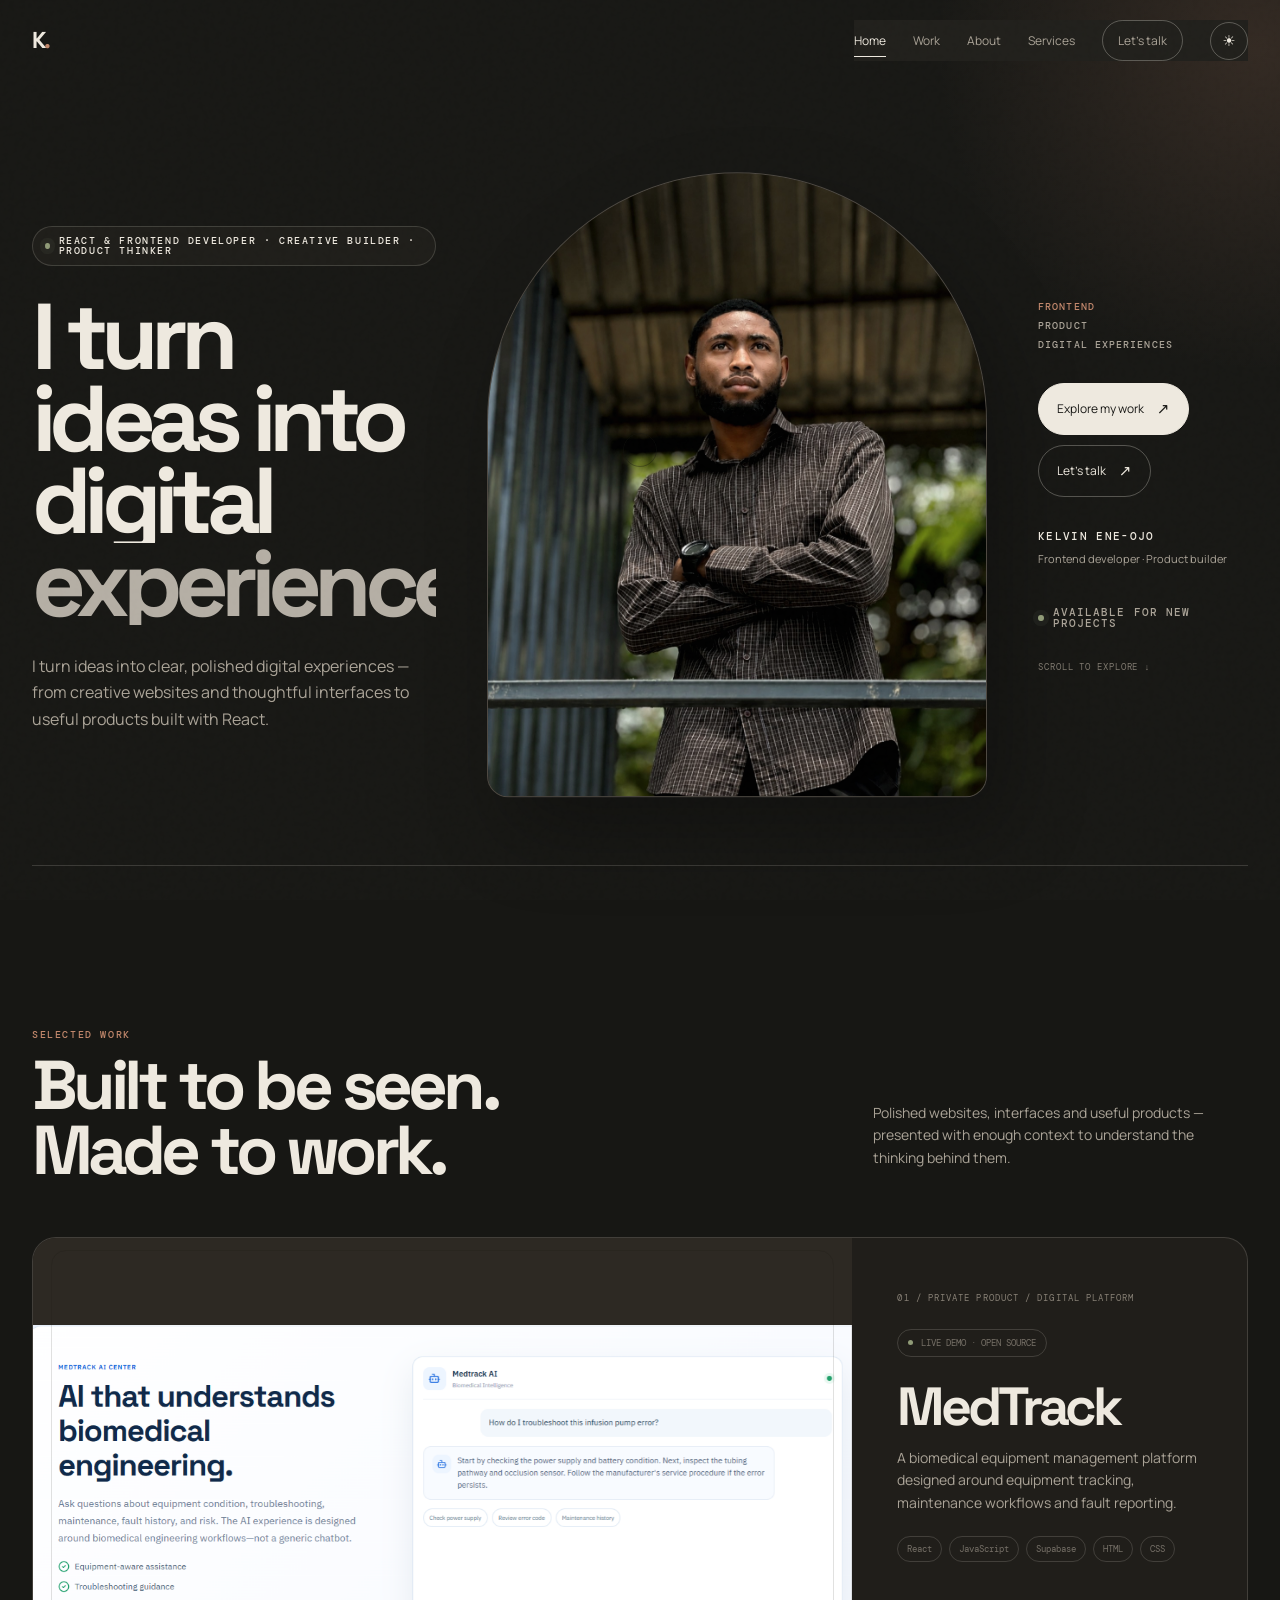
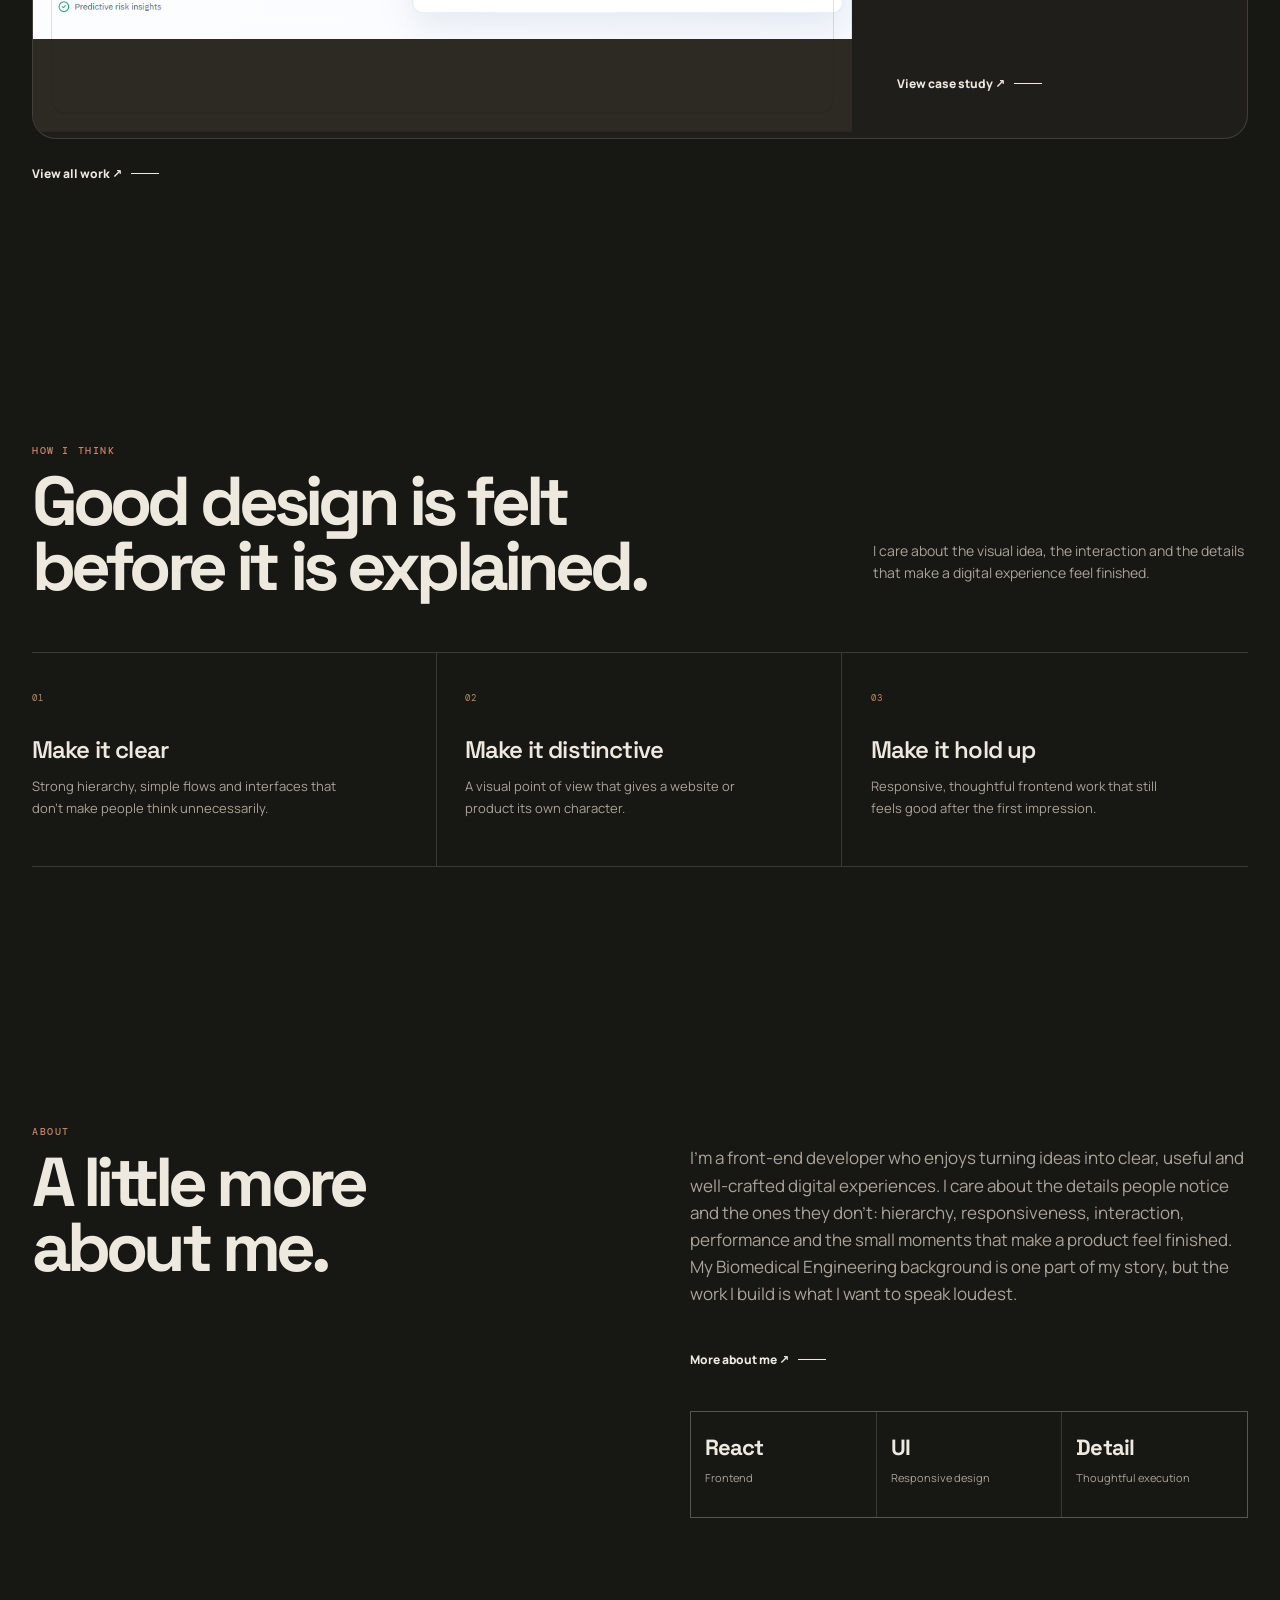
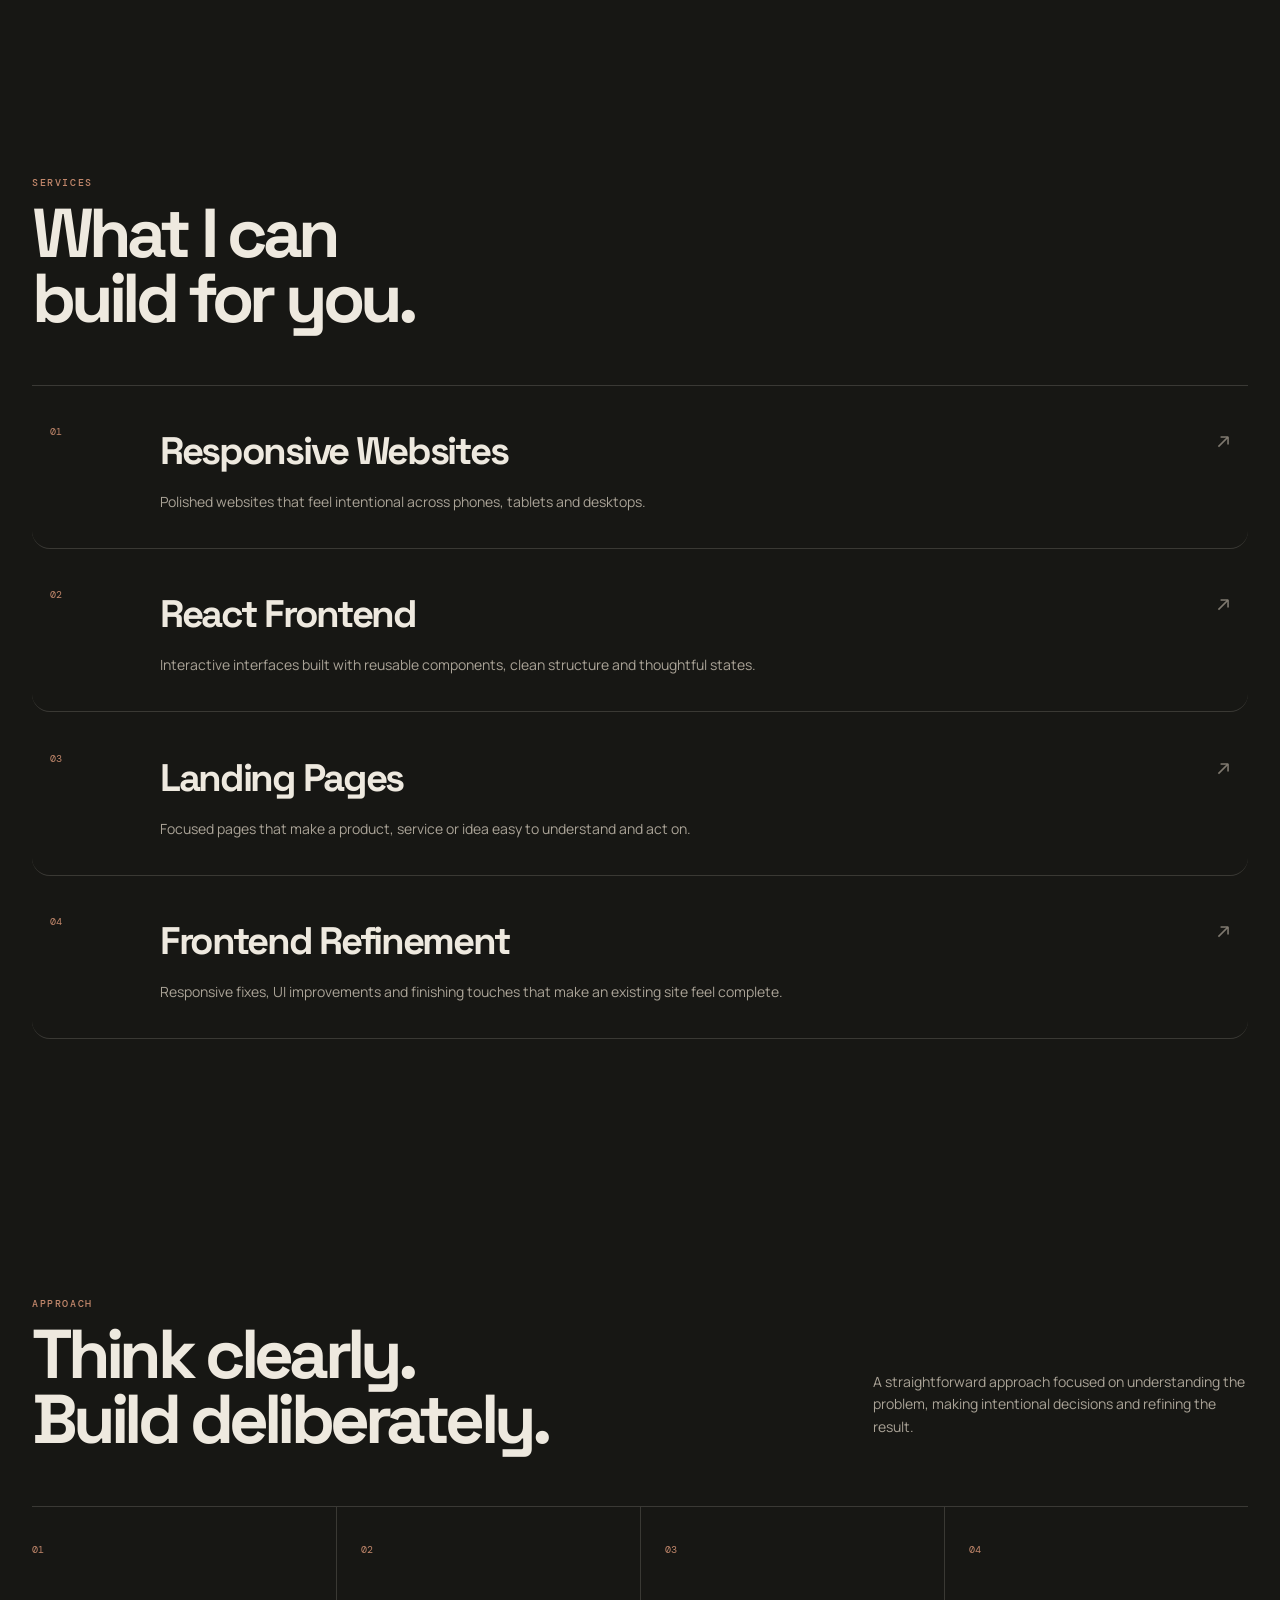
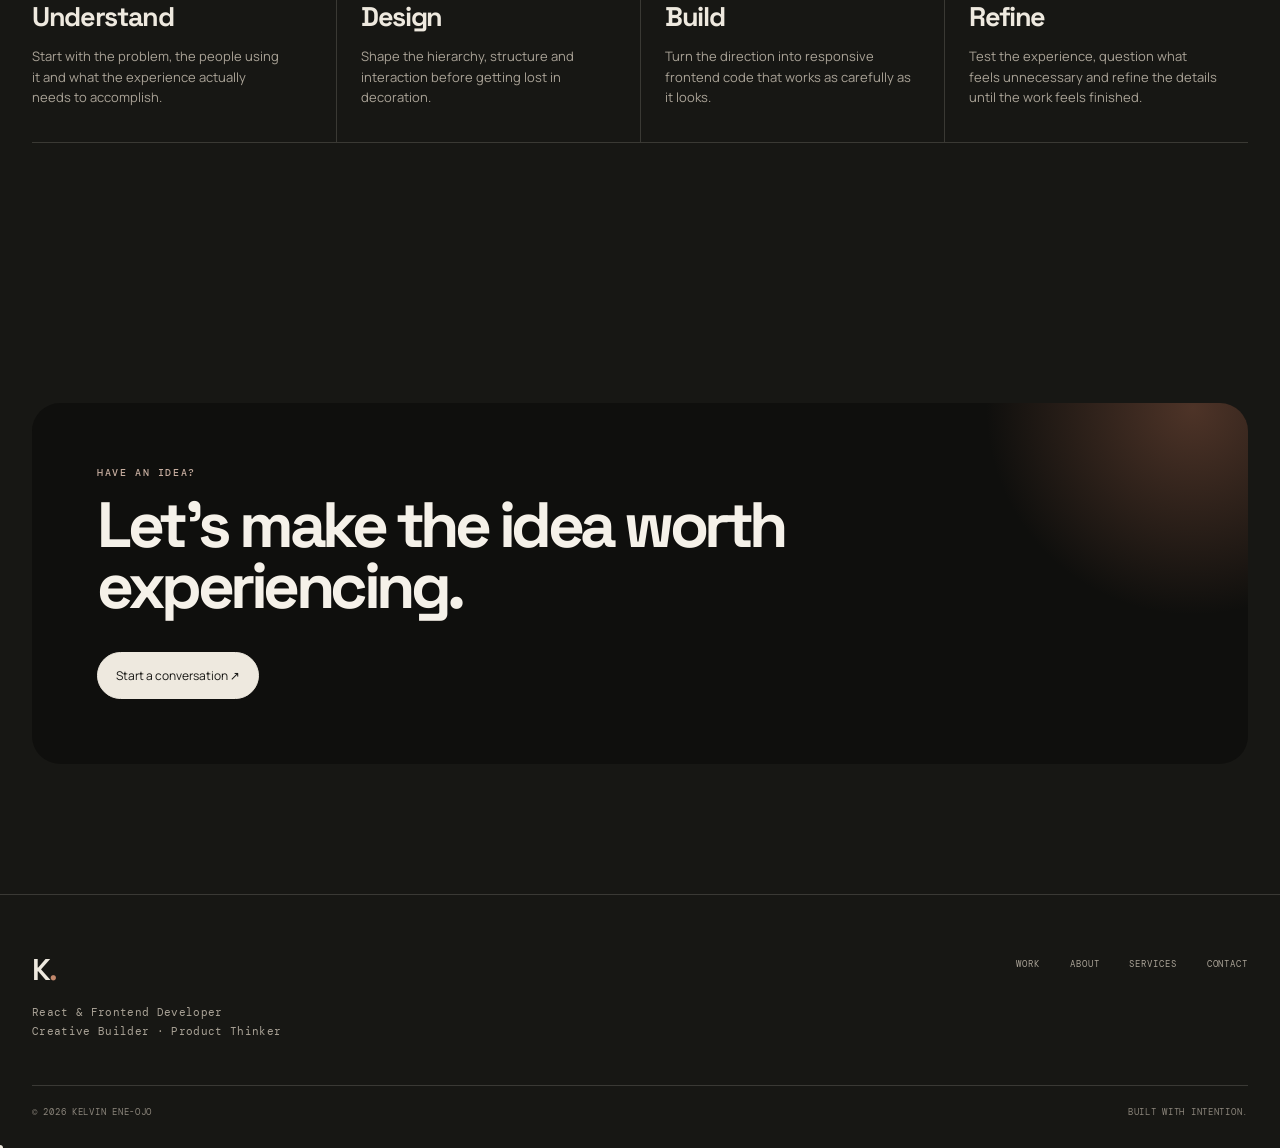
<file: index.html>
<!doctype html>
<html lang="en"><head>
<meta charset="utf-8"><meta name="theme-color" content="#eee9df"><meta name="viewport" content="width=device-width,initial-scale=1">
<title>Home — Kelvin Ene-ojo</title><meta name="description" content="Kelvin Ene-ojo — React and Front-End Developer.">
<link rel="stylesheet" href="./css/style.css?v=9">
<script>(function(){try{const t=localStorage.getItem('kelvinTheme')||'dark';document.documentElement.dataset.theme=t}catch(e){}})();</script></head><div id="page-transition"></div><body data-page="home">
<div id="preloader" class="preloader"><span class="preloader-text">K.</span></div>
<div id="site-nav"></div><main>
<section class="hero container">
  <div class="hero-copy">
    <div class="hero-kicker"><span class="status-dot"></span><span id="hero-role"></span></div>
    <h1 class="display"><span class="kinetic-mask"><span class="kinetic-line">I turn ideas into</span></span><span class="kinetic-mask"><span class="kinetic-line">digital</span></span><span class="kinetic-mask"><em class="kinetic-line">experiences.</em></span></h1>
    <p class="lead" id="hero-bio"></p>
  </div>
  <div class="hero-photo" data-parallax="0.08">
    <div class="photo-frame"><img id="hero-photo" src="./assets/profile.png" alt="Kelvin Ene-ojo"></div>
    
  </div>
  <div class="hero-side">
    <div class="hero-side-meta"><span>Frontend</span><span>Product</span><span>Digital experiences</span></div>
    <div class="hero-actions"><a class="button primary magnetic" href="work.html">Explore my work <span>↗</span></a><a class="button magnetic" href="contact.html">Let's talk <span>↗</span></a></div>
    <div class="hero-proof"><strong>Kelvin Ene-ojo</strong><small>Frontend developer · Product builder</small></div>
    <div class="availability-badge"><span class="status-dot"></span><span id="hero-availability"></span></div>
    <span class="hero-scroll">Scroll to explore ↓</span>
  </div>
</section>
<section class="section container work-intro">
  <div class="section-head"><div><div class="eyebrow">Selected work</div><h2 class="section-title">Built to be seen.<br>Made to work.</h2></div><p class="section-note">Polished websites, interfaces and useful products — presented with enough context to understand the thinking behind them.</p></div>
  <div class="projects" id="featured-projects"></div>
  <a class="text-link" href="work.html">View all work ↗</a>
</section>
<section class="section container principles-section">
  <div class="section-head"><div><div class="eyebrow">How I think</div><h2 class="section-title">Good design is felt<br>before it is explained.</h2></div><p class="section-note">I care about the visual idea, the interaction and the details that make a digital experience feel finished.</p></div>
  <div class="principles-grid">
    <div class="principle"><span>01</span><h3>Make it clear</h3><p>Strong hierarchy, simple flows and interfaces that don't make people think unnecessarily.</p></div>
    <div class="principle"><span>02</span><h3>Make it distinctive</h3><p>A visual point of view that gives a website or product its own character.</p></div>
    <div class="principle"><span>03</span><h3>Make it hold up</h3><p>Responsive, thoughtful frontend work that still feels good after the first impression.</p></div>
  </div>
</section>
<section class="section container about-section">
  <div class="grid-2">
    <div><div class="eyebrow">About</div><h2 class="section-title">A little more<br>about me.</h2></div>
    <div class="about-copy"><p id="about-preview"></p><a class="text-link" href="about.html">More about me ↗</a><div class="stat-row"><div class="stat"><strong>React</strong><span>Frontend</span></div><div class="stat"><strong>UI</strong><span>Responsive design</span></div><div class="stat"><strong>Detail</strong><span>Thoughtful execution</span></div></div></div>
  </div>
</section>
<section class="section container services-section">
  <div class="section-head"><div><div class="eyebrow">Services</div><h2 class="section-title">What I can<br>build for you.</h2></div></div>
  <div class="services" id="services-preview"></div>
</section>
<section class="section container process-section">
  <div class="section-head"><div><div class="eyebrow">Approach</div><h2 class="section-title">Think clearly.<br>Build deliberately.</h2></div><p class="section-note">A straightforward approach focused on understanding the problem, making intentional decisions and refining the result.</p></div>
  <div class="process-grid">
    <div class="process-step"><span>01</span><h3>Understand</h3><p>Start with the problem, the people using it and what the experience actually needs to accomplish.</p></div>
    <div class="process-step"><span>02</span><h3>Design</h3><p>Shape the hierarchy, structure and interaction before getting lost in decoration.</p></div>
    <div class="process-step"><span>03</span><h3>Build</h3><p>Turn the direction into responsive frontend code that works as carefully as it looks.</p></div>
    <div class="process-step"><span>04</span><h3>Refine</h3><p>Test the experience, question what feels unnecessary and refine the details until the work feels finished.</p></div>
  </div>
</section>
<section class="section container"><div class="cta"><div class="eyebrow">Have an idea?</div><h2>Let's make the idea worth experiencing.</h2><a class="button primary" href="contact.html">Start a conversation ↗</a></div></section>
</main><div id="site-footer"></div>
<script src="./js/content.js"></script><script src="./js/app.js"></script>
</body></html>
</file>
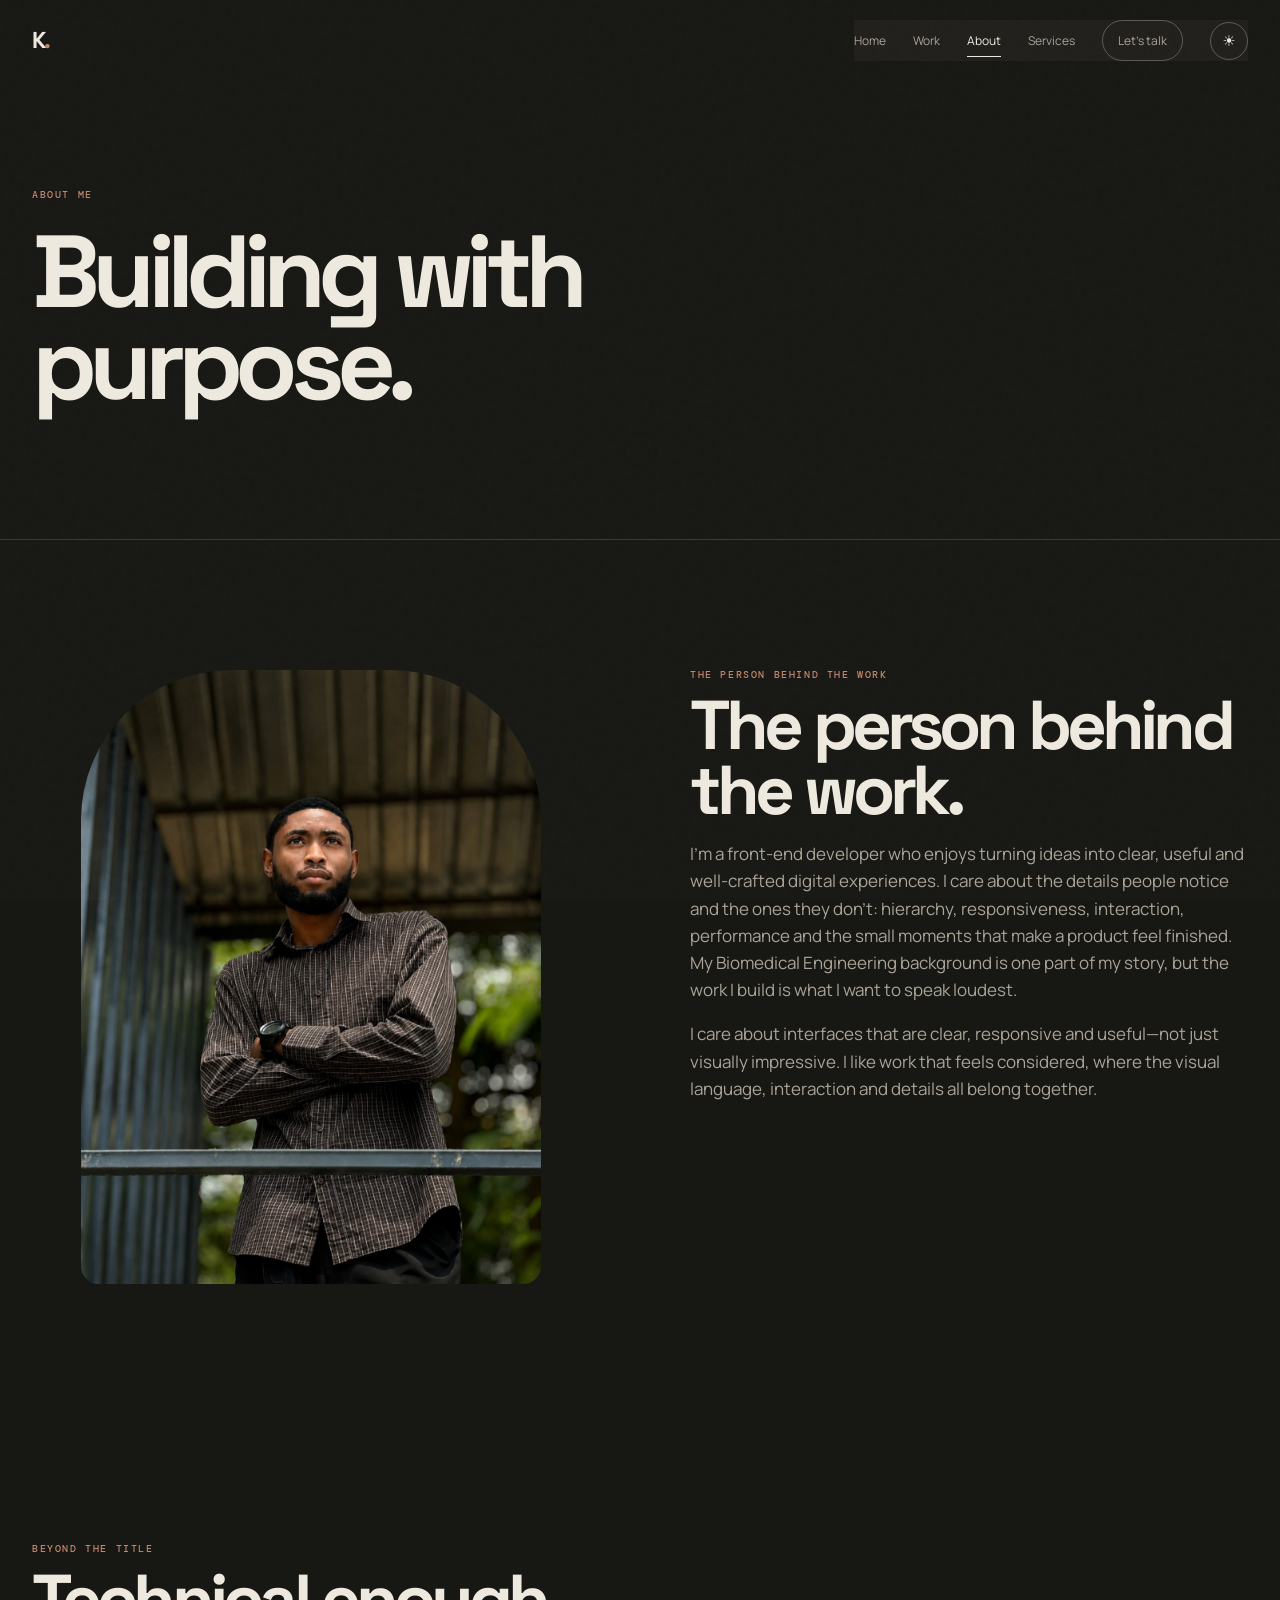
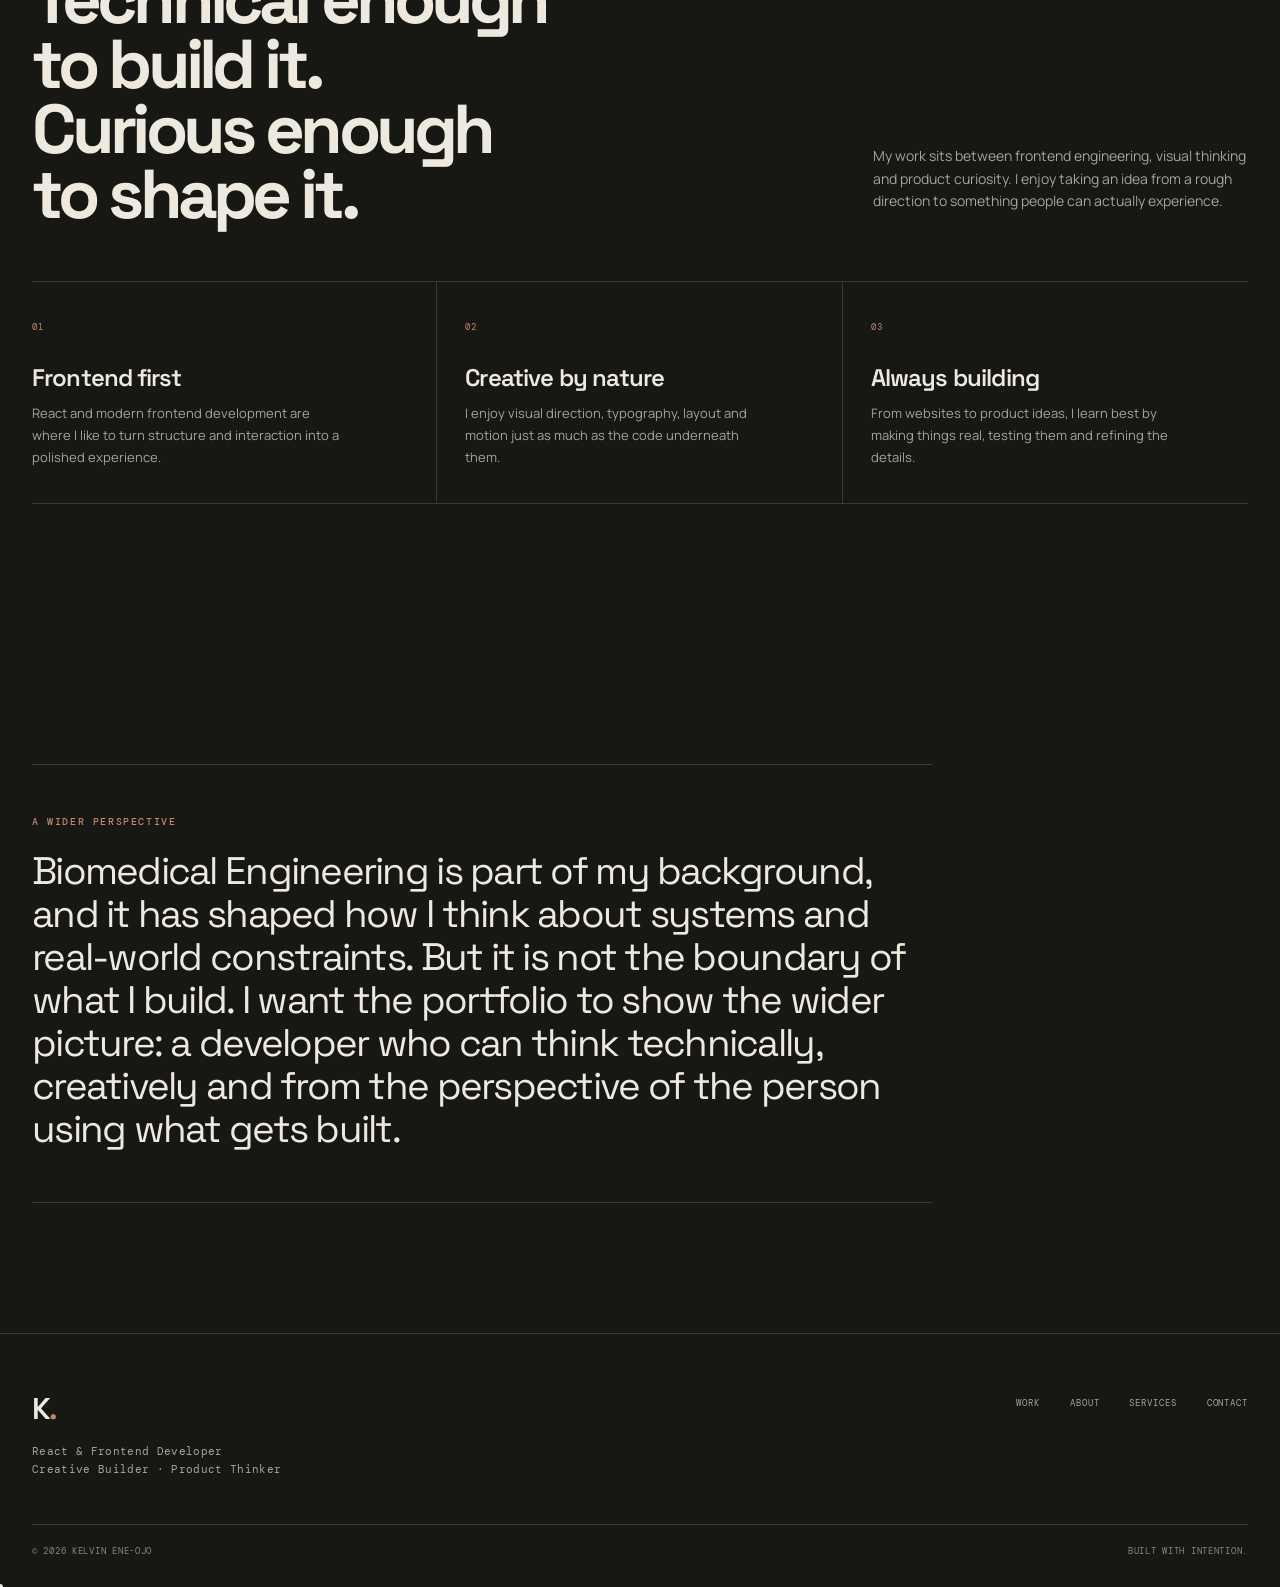
<file: about.html>
<!doctype html>
<html lang="en"><head>
<meta charset="utf-8"><meta name="theme-color" content="#eee9df"><meta name="viewport" content="width=device-width,initial-scale=1">
<title>About — Kelvin Ene-ojo</title><meta name="description" content="Kelvin Ene-ojo — React and Front-End Developer.">
<link rel="stylesheet" href="./css/style.css?v=9">
<script>(function(){try{const t=localStorage.getItem('kelvinTheme')||'dark';document.documentElement.dataset.theme=t}catch(e){}})();</script></head><div id="page-transition"></div><body data-page="about">
<div id="site-nav"></div><main>
<section class="page-hero"><div class="container"><div class="eyebrow">About me</div><h1>Building with<br>purpose.</h1></div></section>
<section class="section container about-page-intro"><div class="grid-2"><div class="hero-photo"><img id="about-photo" src="./assets/profile.png" alt="Kelvin Ene-ojo"></div><div class="about-copy"><div class="eyebrow">The person behind the work</div><h2 class="section-title">The person behind the work.</h2><p id="about-text"></p><p>I care about interfaces that are clear, responsive and useful—not just visually impressive. I like work that feels considered, where the visual language, interaction and details all belong together.</p></div></div></section>
<section class="section container about-focus"><div class="section-head"><div><div class="eyebrow">Beyond the title</div><h2 class="section-title">Technical enough<br>to build it.<br>Curious enough<br>to shape it.</h2></div><p class="section-note">My work sits between frontend engineering, visual thinking and product curiosity. I enjoy taking an idea from a rough direction to something people can actually experience.</p></div><div class="about-focus-grid"><div><span>01</span><h3>Frontend first</h3><p>React and modern frontend development are where I like to turn structure and interaction into a polished experience.</p></div><div><span>02</span><h3>Creative by nature</h3><p>I enjoy visual direction, typography, layout and motion just as much as the code underneath them.</p></div><div><span>03</span><h3>Always building</h3><p>From websites to product ideas, I learn best by making things real, testing them and refining the details.</p></div></div></section>
<section class="section container about-note"><div class="about-note-inner"><div class="eyebrow">A wider perspective</div><p>Biomedical Engineering is part of my background, and it has shaped how I think about systems and real-world constraints. But it is not the boundary of what I build. I want the portfolio to show the wider picture: a developer who can think technically, creatively and from the perspective of the person using what gets built.</p></div></section>
</main><div id="site-footer"></div>
<script src="./js/content.js"></script><script src="./js/app.js"></script>
</body></html>
</file>
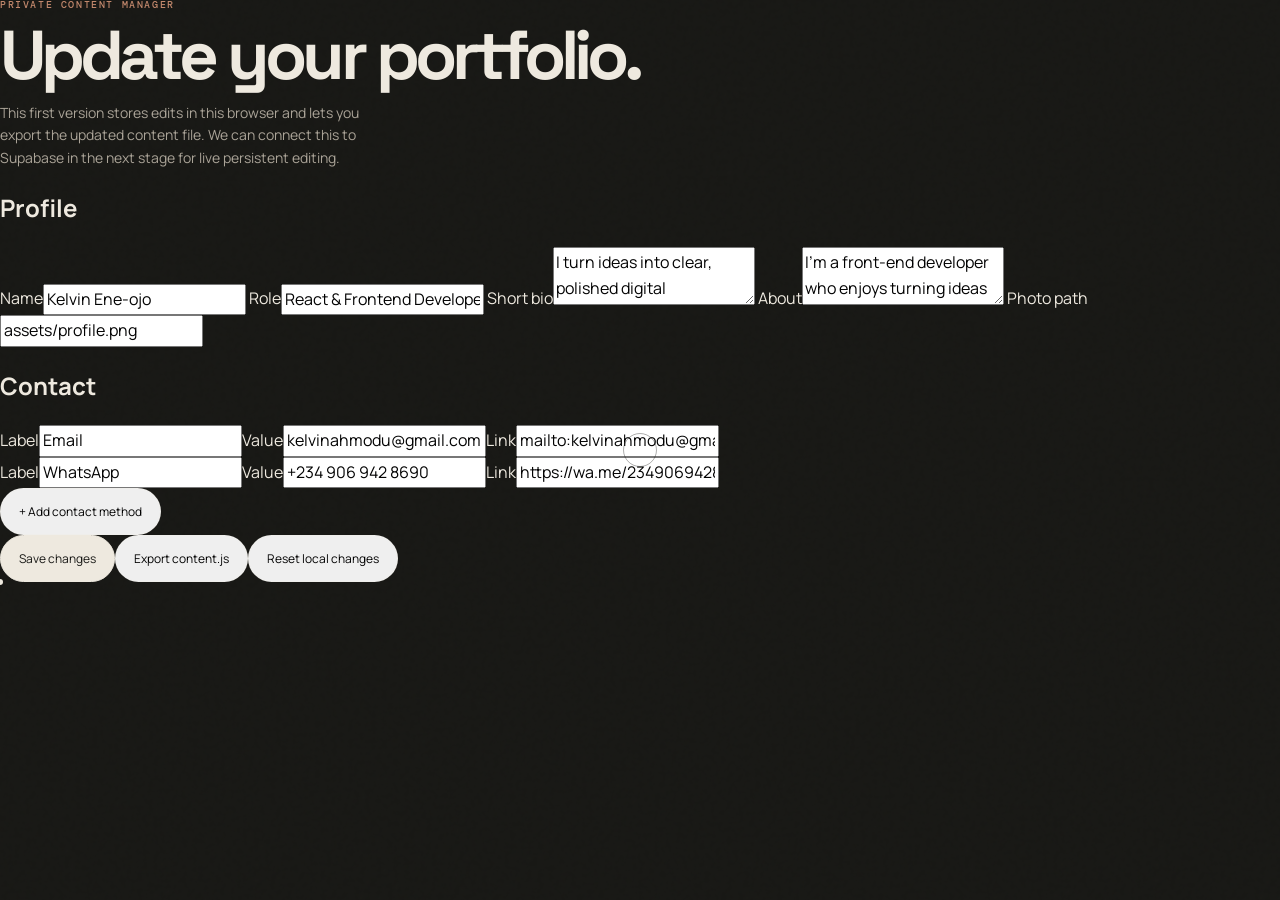
<file: admin.html>
<!doctype html>
<html lang="en"><head>
<meta charset="utf-8"><meta name="viewport" content="width=device-width,initial-scale=1">
<title>Content Manager — Kelvin Ene-ojo</title><meta name="description" content="Kelvin Ene-ojo — React and Front-End Developer.">
<link rel="stylesheet" href="./css/style.css?v=9">
</head><body data-page="admin">
<div id="site-nav"></div><main>
<div class="admin-shell">
  <div class="eyebrow">Private content manager</div>
  <h1 class="section-title">Update your portfolio.</h1>
  <p class="section-note">This first version stores edits in this browser and lets you export the updated content file. We can connect this to Supabase in the next stage for live persistent editing.</p>
  <div class="admin-card">
    <h2>Profile</h2>
    <label>Name</label><input id="name">
    <label>Role</label><input id="role">
    <label>Short bio</label><textarea id="shortBio"></textarea>
    <label>About</label><textarea id="about"></textarea>
    <label>Photo path</label><input id="photo">
  </div>
  <div class="admin-card">
    <h2>Contact</h2><div id="contact-editor"></div>
    <button class="button" id="add-contact">+ Add contact method</button>
  </div>
  <div class="admin-actions"><button class="button primary" id="save">Save changes</button><button class="button" id="export">Export content.js</button><button class="button" id="reset">Reset local changes</button></div>
</div>
<script>
document.addEventListener('DOMContentLoaded',()=>{
 const original=window.SITE_CONTENT; let c=JSON.parse(localStorage.getItem('kelvinSiteContent')||JSON.stringify(original));
 const fields=['name','role','shortBio','about','photo'];
 fields.forEach(k=>document.getElementById(k).value=c.profile[k]||'');
 const box=document.getElementById('contact-editor');
 function renderContacts(){box.innerHTML=c.contact.map((x,i)=>`<div class="admin-card"><label>Label</label><input data-i="${i}" data-k="label" value="${x.label}"><label>Value</label><input data-i="${i}" data-k="value" value="${x.value}"><label>Link</label><input data-i="${i}" data-k="href" value="${x.href}"></div>`).join('');
 box.querySelectorAll('input').forEach(el=>el.addEventListener('input',e=>c.contact[+e.target.dataset.i][e.target.dataset.k]=e.target.value));}
 renderContacts();
 document.getElementById('add-contact').onclick=()=>{c.contact.push({label:'New option',value:'Add link',href:'#',icon:'•'});renderContacts()};
 document.getElementById('save').onclick=()=>{fields.forEach(k=>c.profile[k]=document.getElementById(k).value);localStorage.setItem('kelvinSiteContent',JSON.stringify(c));alert('Saved in this browser.')};
 document.getElementById('reset').onclick=()=>{localStorage.removeItem('kelvinSiteContent');location.reload()};
 document.getElementById('export').onclick=()=>{const blob=new Blob(['window.SITE_CONTENT = '+JSON.stringify(c,null,2)+';'],{type:'text/javascript'});const a=document.createElement('a');a.href=URL.createObjectURL(blob);a.download='content.js';a.click();URL.revokeObjectURL(a.href)};
});
</script>
</main><div id="site-footer"></div>
<script src="./js/content.js"></script><script src="./js/app.js"></script>
</body></html>
</file>
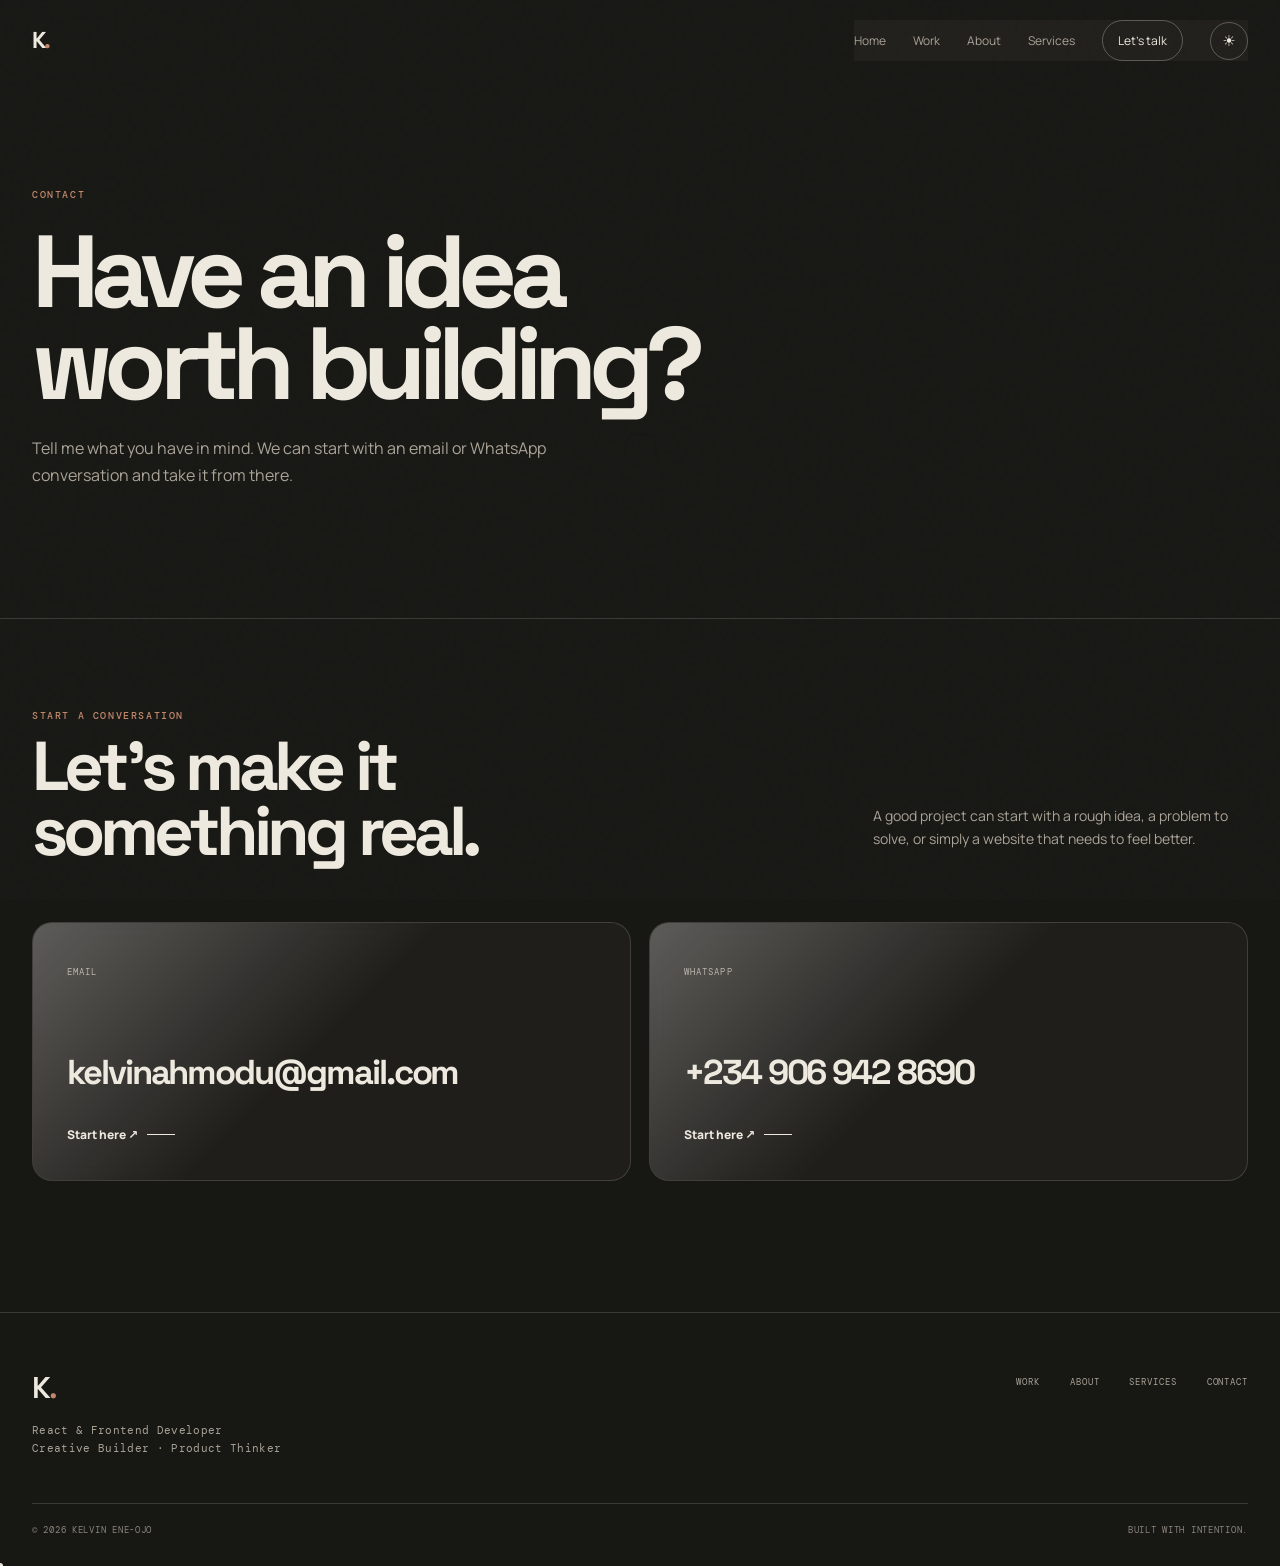
<file: contact.html>
<!doctype html>
<html lang="en"><head>
<meta charset="utf-8"><meta name="theme-color" content="#eee9df"><meta name="viewport" content="width=device-width,initial-scale=1">
<title>Contact — Kelvin Ene-ojo</title><meta name="description" content="Kelvin Ene-ojo — React and Front-End Developer.">
<link rel="stylesheet" href="./css/style.css?v=9">
<script>(function(){try{const t=localStorage.getItem('kelvinTheme')||'dark';document.documentElement.dataset.theme=t}catch(e){}})();</script></head><div id="page-transition"></div><body data-page="contact">
<div id="site-nav"></div><main>
<section class="page-hero contact-hero"><div class="container"><div class="eyebrow">Contact</div><h1>Have an idea<br>worth building?</h1><p class="lead">Tell me what you have in mind. We can start with an email or WhatsApp conversation and take it from there.</p></div></section>
<section class="section contact-section"><div class="container"><div class="section-head contact-head"><div><div class="eyebrow">Start a conversation</div><h2 class="section-title">Let’s make it<br>something real.</h2></div><p class="section-note">A good project can start with a rough idea, a problem to solve, or simply a website that needs to feel better.</p></div><div class="contact-grid" id="contacts"></div></div></section>
</main><div id="site-footer"></div>
<script src="./js/content.js"></script><script src="./js/app.js"></script>
</body></html>
</file>
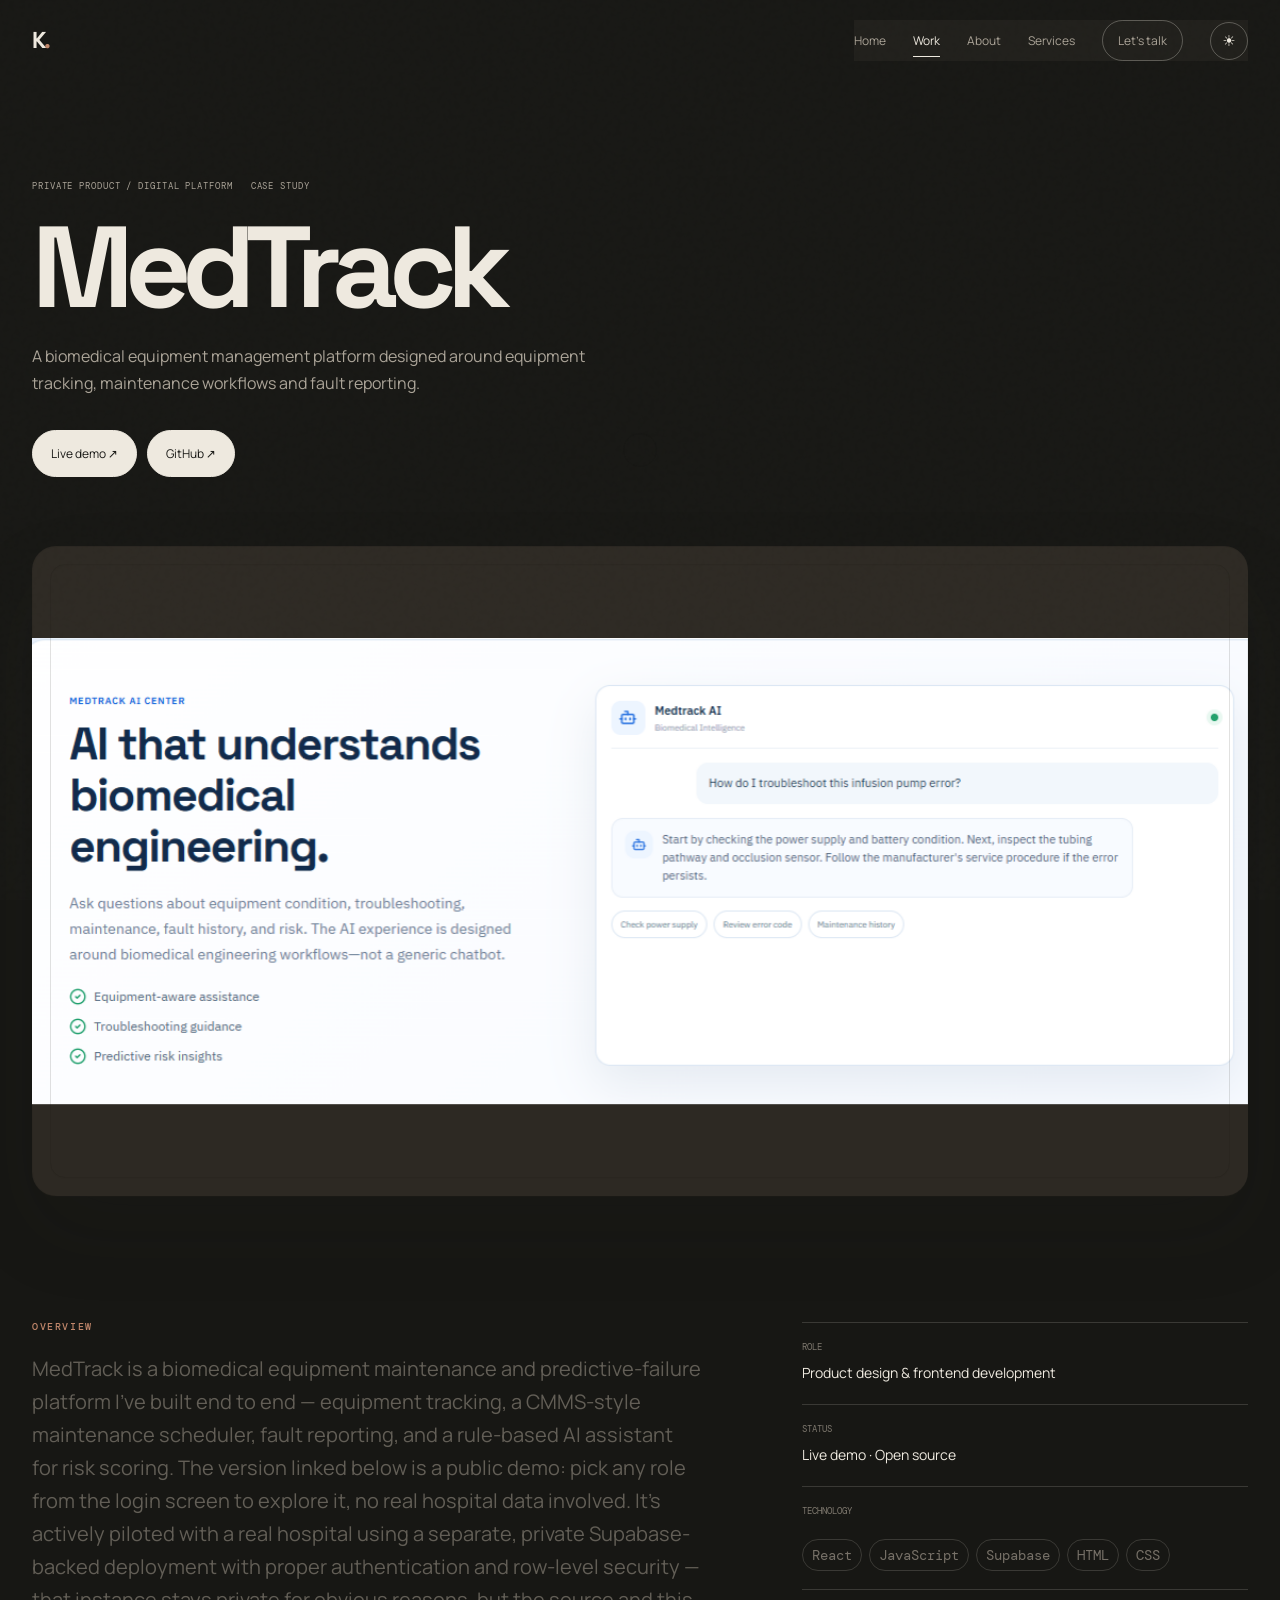
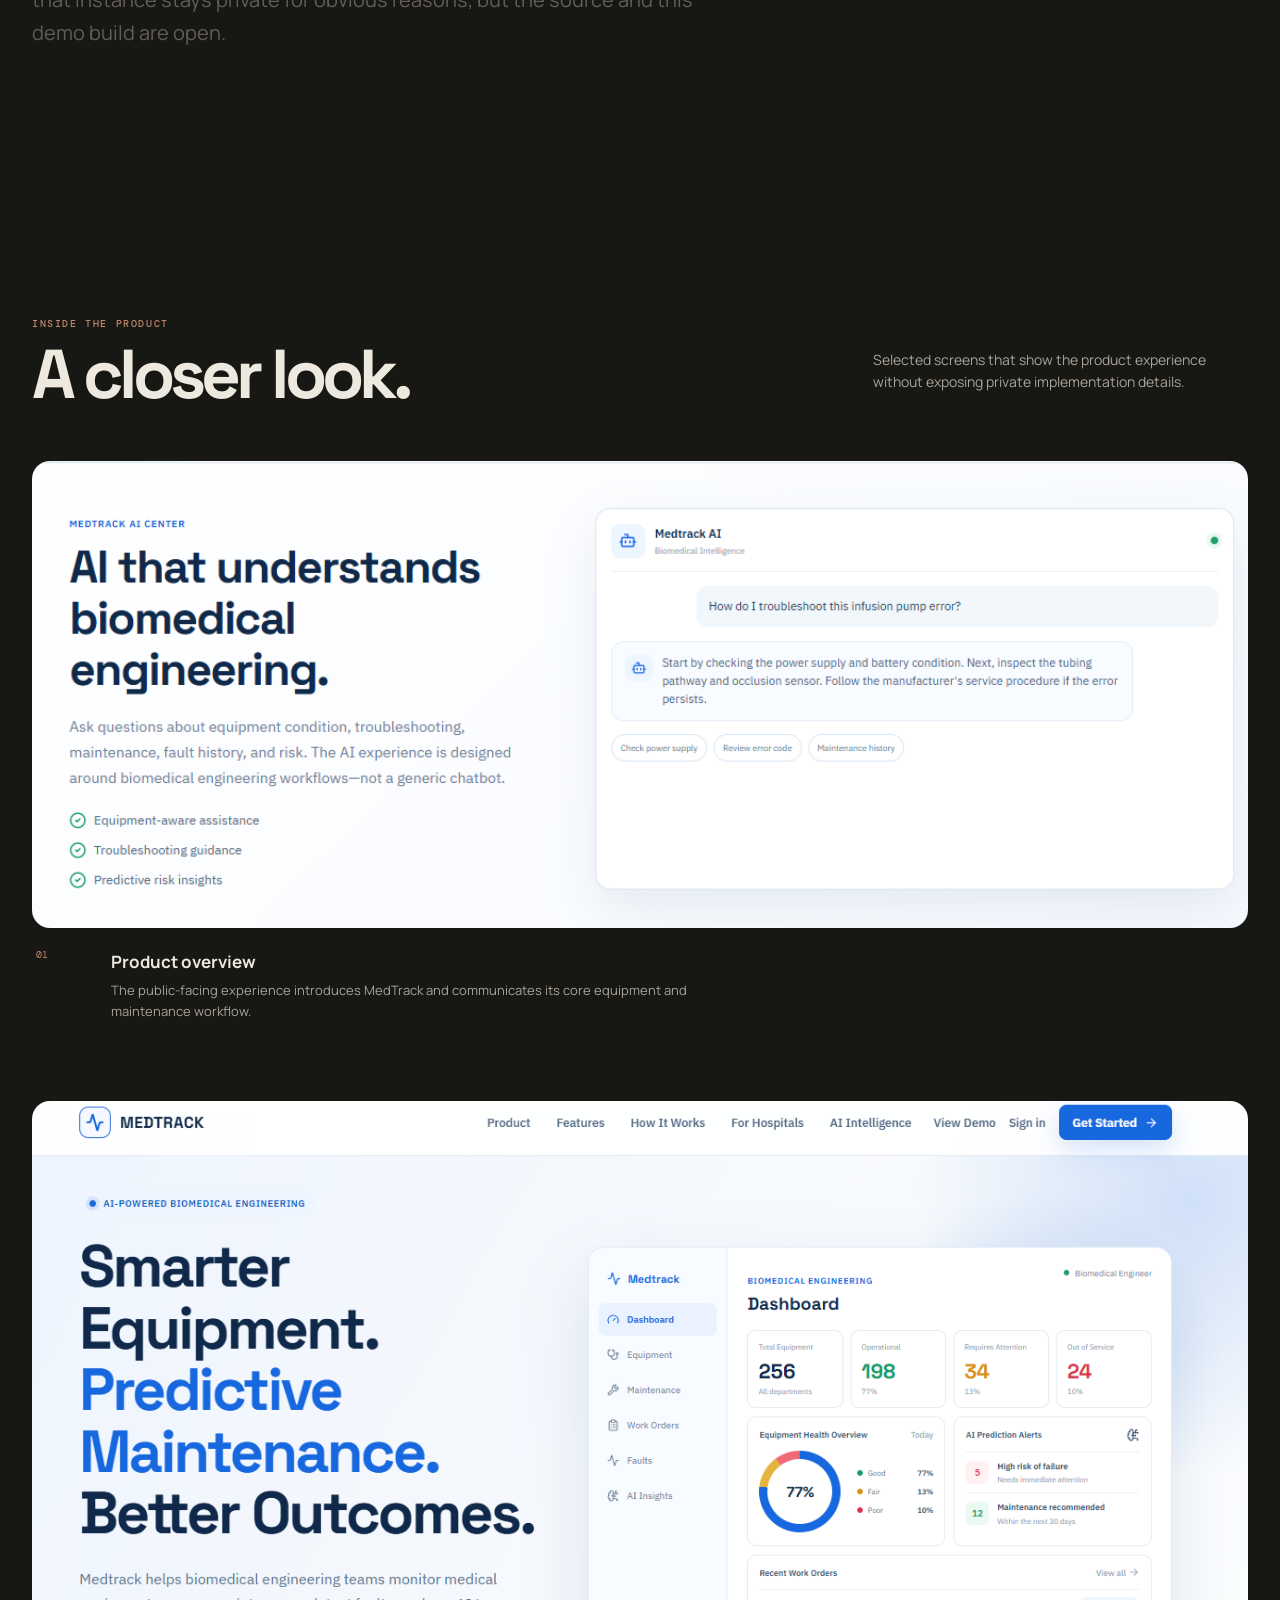
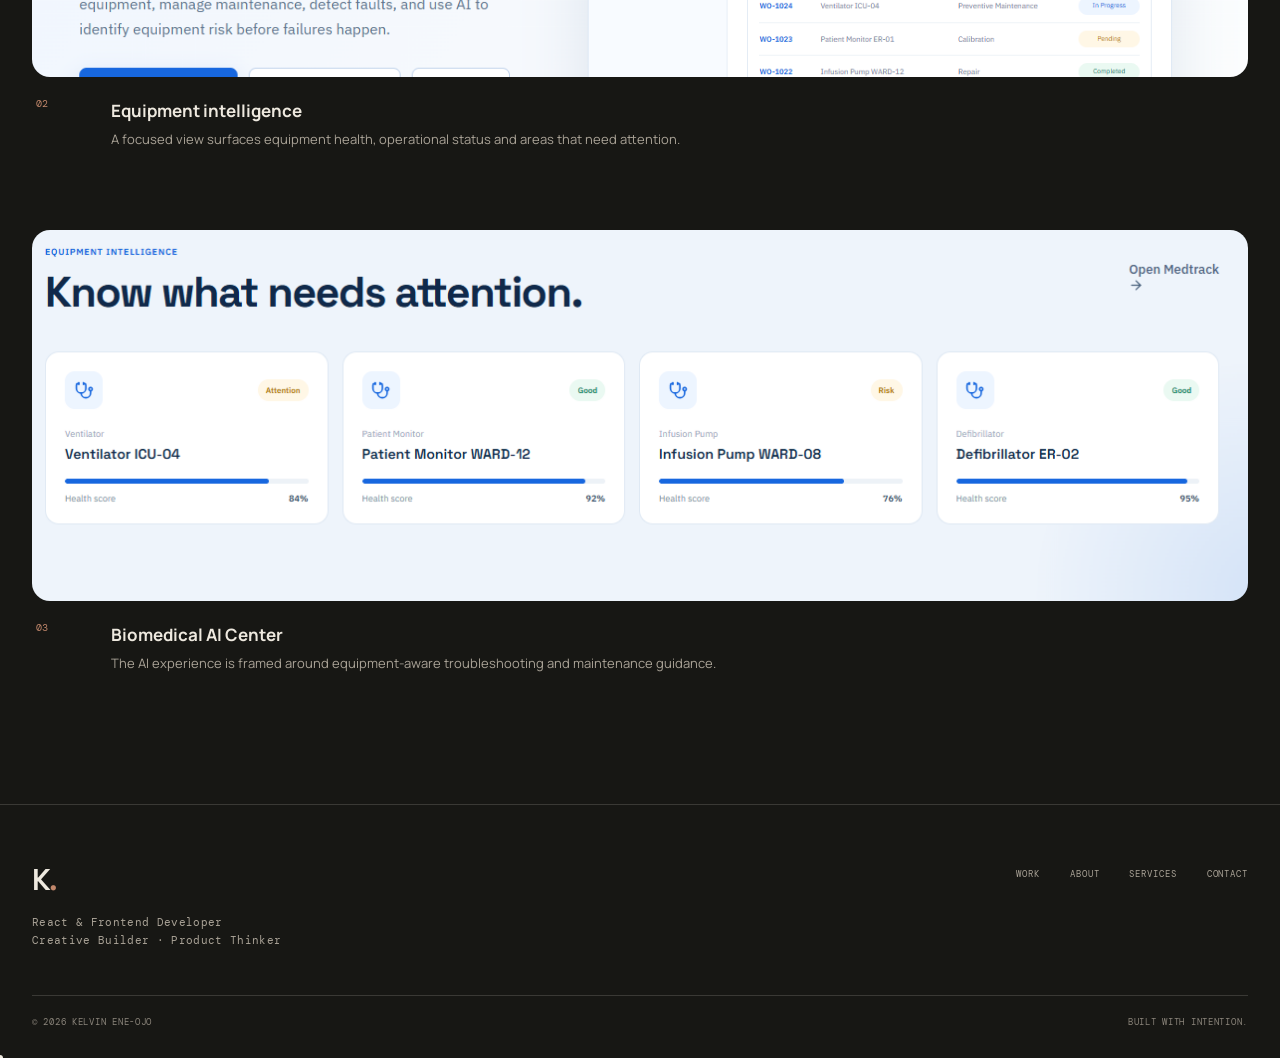
<file: project.html>
<!doctype html>
<html lang="en"><head>
<meta charset="utf-8"><meta name="theme-color" content="#eee9df"><meta name="viewport" content="width=device-width,initial-scale=1">
<title>Project — Kelvin Ene-ojo</title><meta name="description" content="Kelvin Ene-ojo — React and Front-End Developer.">
<link rel="stylesheet" href="./css/style.css?v=9">
<script>(function(){try{const t=localStorage.getItem('kelvinTheme')||'dark';document.documentElement.dataset.theme=t}catch(e){}})();</script></head><div id="page-transition"></div><body data-page="project">
<div id="site-nav"></div><main>
<section class="project-hero container"><div class="project-meta"><span id="project-category"></span><span>Case study</span></div><h1 id="project-title"></h1><p class="lead" id="project-summary"></p><div class="hero-actions" id="project-links"></div></section>
<section class="container project-cover-wrap" id="project-cover"></section>
<section class="case-grid container"><div><div class="eyebrow">Overview</div><p class="case-copy" id="project-description"></p></div><aside class="case-aside"><div><strong>Role</strong><span id="project-role"></span></div><div><strong>Status</strong><span id="project-status"></span></div><div><strong>Technology</strong><div class="tags" id="project-stack"></div></div></aside></section>
<section class="section container">
<div class="section-head"><div><div class="eyebrow">Inside the product</div><h2 class="section-title">A closer look.</h2></div><p class="section-note">Selected screens that show the product experience without exposing private implementation details.</p></div>
<div class="gallery" id="project-gallery"></div></section>
</main><div id="site-footer"></div>
<script src="./js/content.js"></script><script src="./js/app.js"></script>
</body></html>
</file>
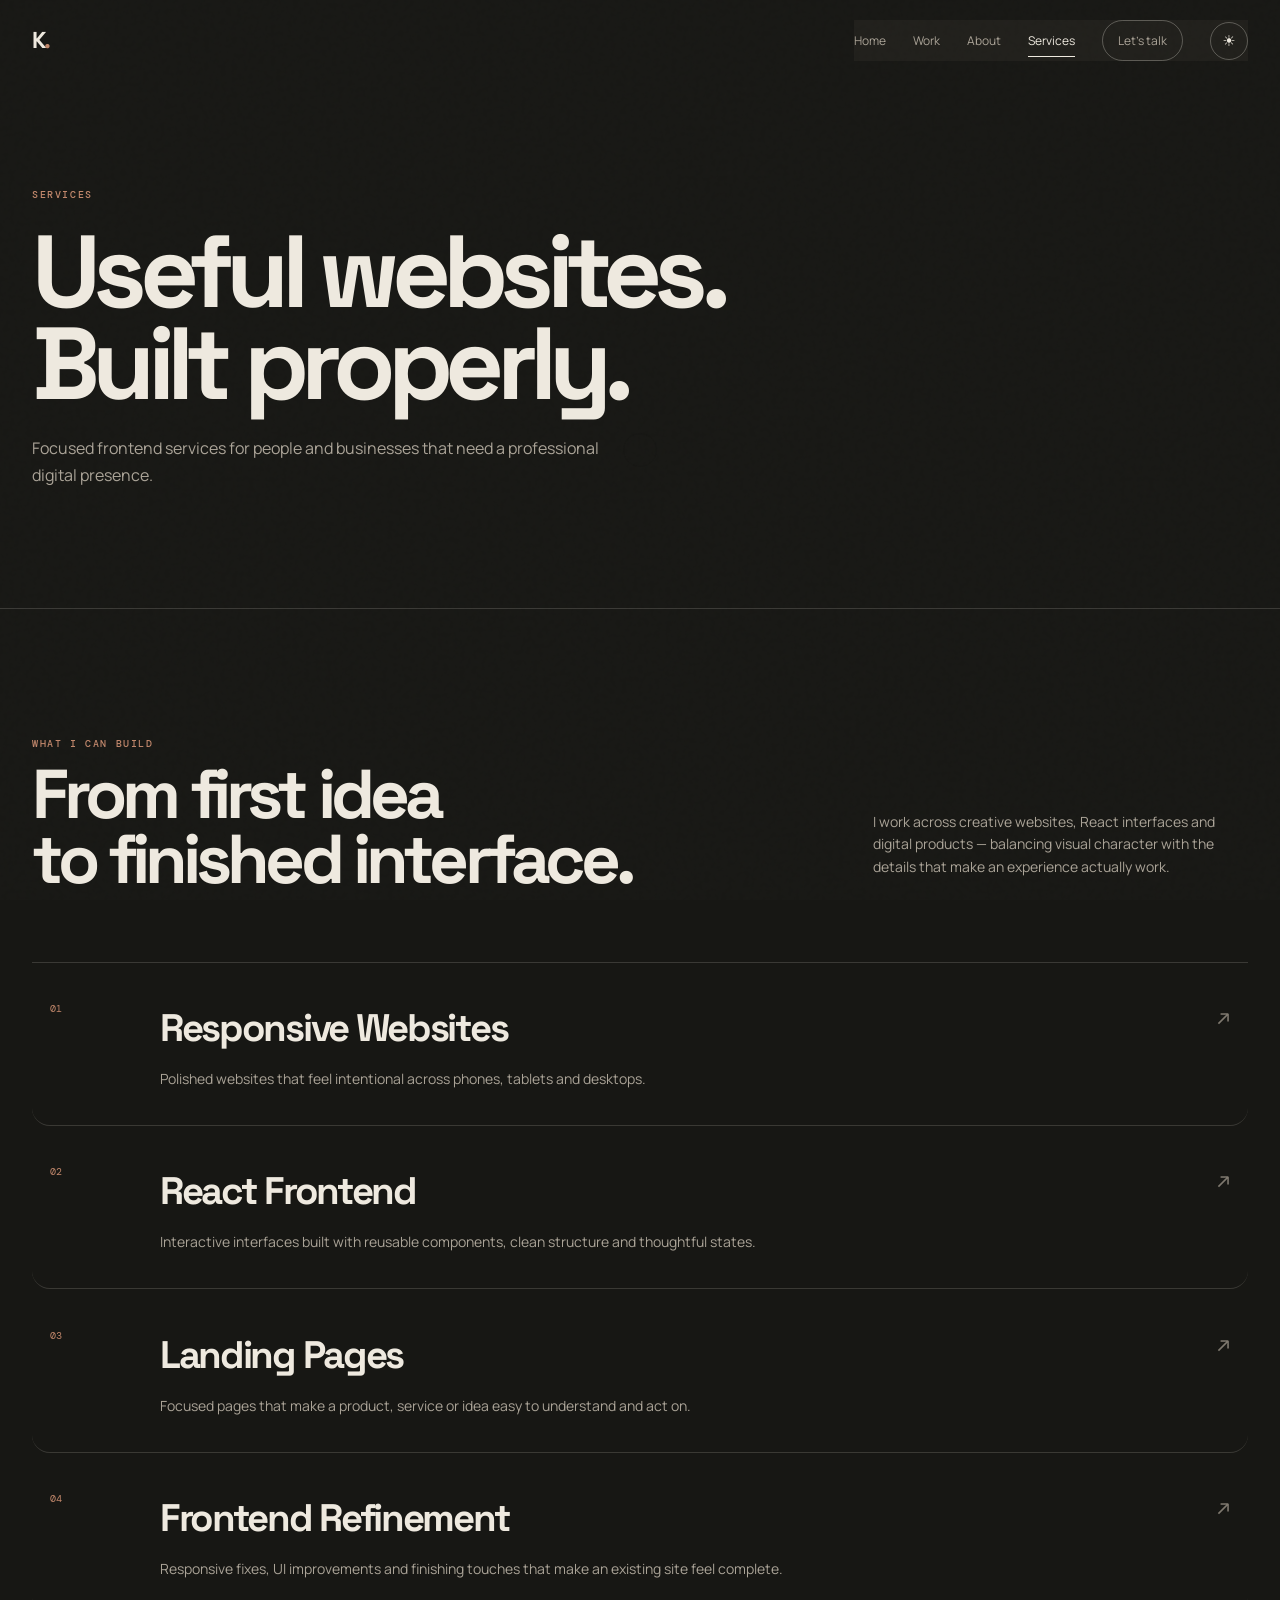
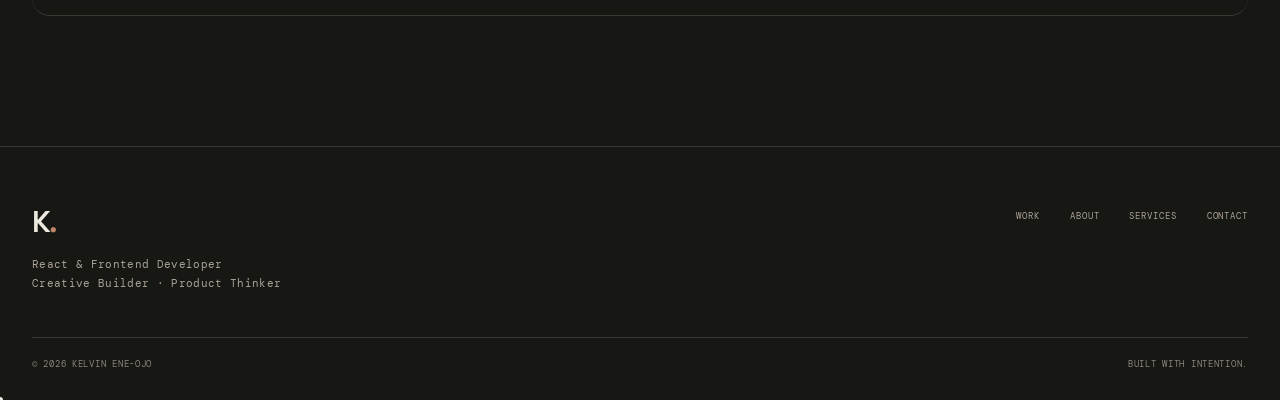
<file: services.html>
<!doctype html>
<html lang="en"><head>
<meta charset="utf-8"><meta name="theme-color" content="#eee9df"><meta name="viewport" content="width=device-width,initial-scale=1">
<title>Services — Kelvin Ene-ojo</title><meta name="description" content="Kelvin Ene-ojo — React and Front-End Developer.">
<link rel="stylesheet" href="./css/style.css?v=9">
<script>(function(){try{const t=localStorage.getItem('kelvinTheme')||'dark';document.documentElement.dataset.theme=t}catch(e){}})();</script></head><div id="page-transition"></div><body data-page="services">
<div id="site-nav"></div><main>
<section class="page-hero"><div class="container"><div class="eyebrow">Services</div><h1>Useful websites.<br>Built properly.</h1><p class="lead">Focused frontend services for people and businesses that need a professional digital presence.</p></div></section>
<section class="section container services-intro"><div class="section-head"><div><div class="eyebrow">What I can build</div><h2 class="section-title">From first idea<br>to finished interface.</h2></div><p class="section-note">I work across creative websites, React interfaces and digital products — balancing visual character with the details that make an experience actually work.</p></div><div class="services" id="services-list"></div></section>
</main><div id="site-footer"></div>
<script src="./js/content.js"></script><script src="./js/app.js"></script>
</body></html>
</file>
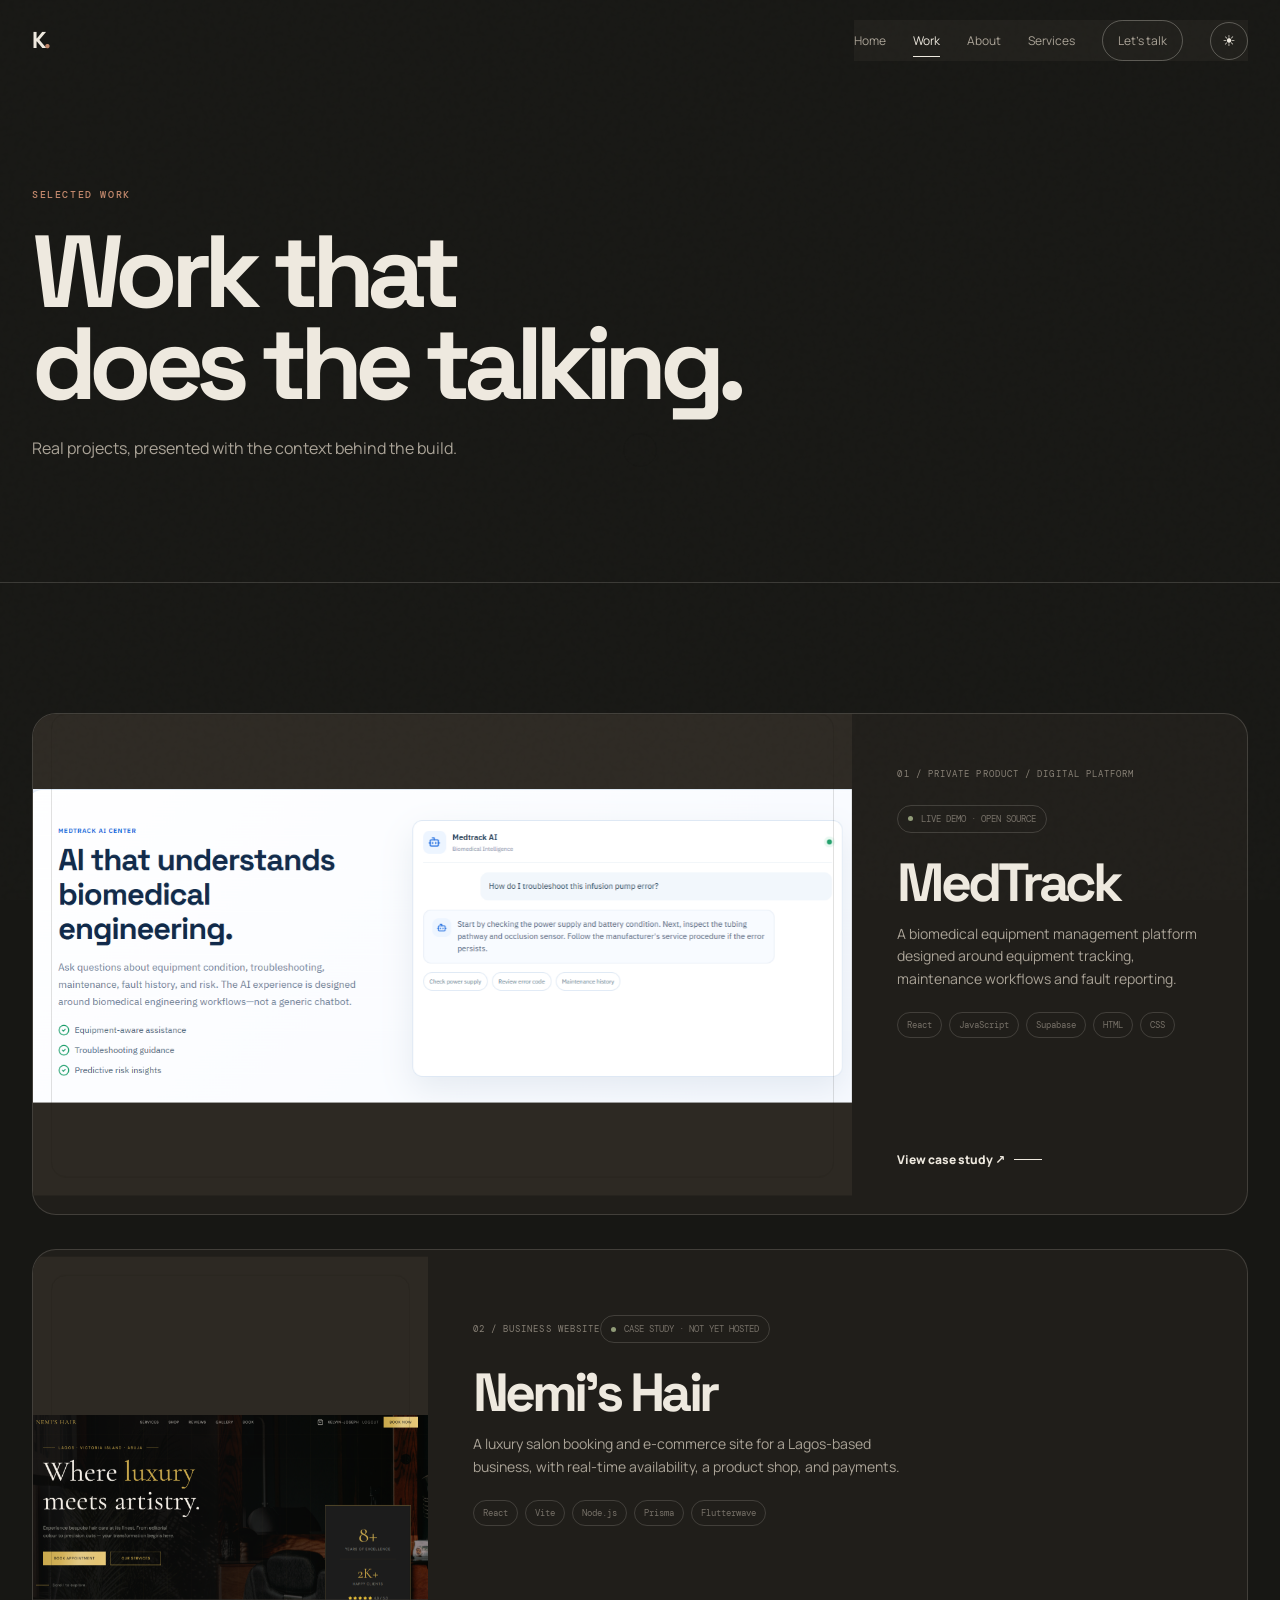
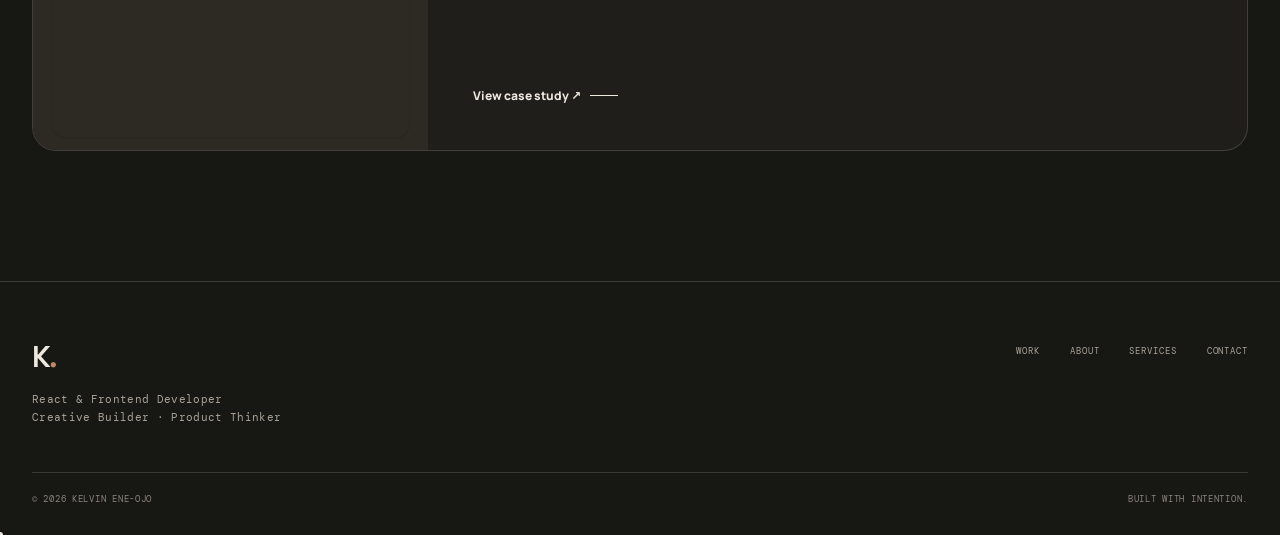
<file: work.html>
<!doctype html>
<html lang="en"><head>
<meta charset="utf-8"><meta name="theme-color" content="#eee9df"><meta name="viewport" content="width=device-width,initial-scale=1">
<title>Work — Kelvin Ene-ojo</title><meta name="description" content="Kelvin Ene-ojo — React and Front-End Developer.">
<link rel="stylesheet" href="./css/style.css?v=9">
<script>(function(){try{const t=localStorage.getItem('kelvinTheme')||'dark';document.documentElement.dataset.theme=t}catch(e){}})();</script></head><div id="page-transition"></div><body data-page="work">
<div id="site-nav"></div><main>
<section class="page-hero"><div class="container"><div class="eyebrow">Selected work</div><h1>Work that<br>does the talking.</h1><p class="lead">Real projects, presented with the context behind the build.</p></div></section>
<section class="section container"><div class="projects" id="work-projects"></div></section>
</main><div id="site-footer"></div>
<script src="./js/content.js"></script><script src="./js/app.js"></script>
</body></html>
</file>
<file: css/style.css>
@import url('https://fonts.googleapis.com/css2?family=DM+Mono:wght@400;500&family=Manrope:wght@400;500;600;700;800&family=Space+Grotesk:wght@400;500;600;700&display=swap');

:root{
  --preloader-k: var(--accent);
  --logo-dot: var(--accent);
  --bg:#e4ddd0; --paper:#eee7db; --ink:#151513; --muted:#625d54; --soft:#8e877c;
  --line:rgba(21,21,19,.18); --line-strong:rgba(21,21,19,.30);
  --accent:#8a533b; --accent-2:#5f684f; --dark:#171714;
  --surface:#ece4d7; --shadow:rgba(27,24,20,.16);
  --max:1320px; --radius:24px; --ease:cubic-bezier(.2,.7,.2,1);
}
*{box-sizing:border-box}
html{scroll-behavior:smooth;background:var(--bg)}
body{margin:0;background:var(--bg);color:var(--ink);font-family:Manrope,system-ui,sans-serif;line-height:1.6;overflow-x:hidden}
body.is-loading{overflow:hidden}
.preloader{position:fixed;inset:0;z-index:10000;background:var(--dark);display:flex;align-items:center;justify-content:center;transition:transform .9s var(--ease) .1s}
.preloader-text{font-family:"Space Grotesk",sans-serif;font-weight:700;font-size:clamp(30px,6vw,60px);letter-spacing:-.045em;color:var(--bg);opacity:0;transform:translateY(16px);transition:opacity .7s var(--ease) .15s,transform .7s var(--ease) .15s}
.preloader-text span{color:var(--accent)}
.preloader.show .preloader-text{opacity:1;transform:translateY(0)}
.preloader.leave{transform:translateY(-100%)}
.preloader.done{display:none}
@media(prefers-reduced-motion:reduce){.preloader,.preloader-text{transition:none}}
body:before{content:"";position:fixed;inset:0;pointer-events:none;z-index:9999;opacity:.035;background-image:url("data:image/svg+xml,%3Csvg viewBox='0 0 180 180' xmlns='http://www.w3.org/2000/svg'%3E%3Cfilter id='n'%3E%3CfeTurbulence type='fractalNoise' baseFrequency='.9' numOctaves='3' stitchTiles='stitch'/%3E%3C/filter%3E%3Crect width='100%25' height='100%25' filter='url(%23n)' opacity='.65'/%3E%3C/svg%3E");mix-blend-mode:multiply}
a{color:inherit;text-decoration:none}
img{display:block;max-width:100%}
button,input,textarea{font:inherit}
.container{width:min(calc(100% - 64px),var(--max));margin:auto}
::selection{background:var(--ink);color:var(--bg)}
.site-header{position:fixed;top:0;left:0;right:0;z-index:100;padding:20px 0;transition:transform .45s var(--ease),background .35s ease,backdrop-filter .35s ease}
.site-header.scrolled{background:color-mix(in srgb, var(--paper) 84%, transparent);backdrop-filter:blur(18px);border-bottom:1px solid var(--line)}
.nav{display:flex;align-items:center;justify-content:space-between}
.brand{font-family:"Space Grotesk",sans-serif;font-weight:700;letter-spacing:-.08em;font-size:23px}
.brand span{color:var(--accent)}
.nav-links{display:flex;gap:27px;align-items:center;font-size:12px;color:var(--muted)}
.nav-links a{position:relative;transition:color .25s ease}
.nav-links a:not(.nav-cta):after{content:"";position:absolute;left:0;right:0;bottom:-7px;height:1px;background:var(--ink);transform:scaleX(0);transform-origin:left;transition:transform .3s var(--ease)}
.nav-links a:hover,.nav-links a.active{color:var(--ink)}
.nav-links a:hover:after,.nav-links a.active:after{transform:scaleX(1)}
.nav-cta{padding:10px 15px;border:1px solid var(--line-strong);border-radius:999px}
.nav-cta:hover{background:var(--ink);color:var(--bg)!important}
.menu{display:none;background:none;border:0;color:var(--ink);font-size:24px}
main{overflow:hidden}
.eyebrow,.hero-kicker{font:500 10px/1 "DM Mono",monospace;text-transform:uppercase;letter-spacing:.16em}
.eyebrow{color:var(--accent)}
.hero-kicker{display:inline-flex;align-items:center;gap:9px;color:var(--muted);border:1px solid var(--line);border-radius:999px;padding:9px 12px;background:rgba(245,241,233,.55)}
.status-dot{width:6px;height:6px;border-radius:50%;background:var(--accent-2);box-shadow:0 0 0 5px rgba(104,112,90,.11)}
.availability-badge{display:inline-flex;align-items:center;gap:9px;margin-top:16px;font:500 11px/1 "DM Mono",monospace;text-transform:uppercase;letter-spacing:.1em;color:var(--muted)}
.availability-badge .status-dot{animation:pulse-dot 2.2s ease-in-out infinite}
@keyframes pulse-dot{0%,100%{opacity:1}50%{opacity:.35}}
@media(prefers-reduced-motion:reduce){.availability-badge .status-dot{animation:none}}
.display{font-family:"Space Grotesk",sans-serif;font-size:clamp(58px,7.3vw,108px);line-height:.88;letter-spacing:-.082em;margin:30px 0 28px;max-width:920px;position:relative}
.display em{font-style:normal;color:#716b62}
/* Kinetic text reveal: each line masked in a hidden box, unmasking on the same
   .is-visible trigger the rest of .reveal already uses — no extra JS hook needed. */
.kinetic-mask{overflow:hidden;display:block}
.kinetic-line{display:block;transform:translateY(115%);opacity:0;transition:transform .9s var(--ease),opacity .7s var(--ease)}
.hero-copy.is-visible .kinetic-line{transform:translateY(0);opacity:1}
.kinetic-mask:nth-of-type(1) .kinetic-line{transition-delay:.05s}
.kinetic-mask:nth-of-type(2) .kinetic-line{transition-delay:.16s}
.kinetic-mask:nth-of-type(3) .kinetic-line{transition-delay:.27s}
@media(prefers-reduced-motion:reduce){.kinetic-line{transition:none;transform:none;opacity:1}}
.lead{font-size:clamp(16px,1.25vw,19px);line-height:1.65;color:#666158;max-width:600px}
.hero{min-height:100svh;display:grid;grid-template-columns:minmax(0,1.08fr) minmax(380px,.92fr);gap:35px;align-items:center;padding:150px 0 76px;position:relative}
.hero:before{content:"";position:absolute;width:700px;height:700px;right:-360px;top:-300px;background:radial-gradient(circle,rgba(139,90,67,.12),transparent 65%);pointer-events:none}
.hero:after{content:"";position:absolute;left:0;right:0;bottom:34px;height:1px;background:var(--line)}
.hero-copy{position:relative;z-index:3}.hero-copy:after{content:"K";position:absolute;right:-45px;bottom:-95px;font:700 clamp(180px,22vw,330px) "Space Grotesk",sans-serif;line-height:.7;letter-spacing:-.12em;color:rgba(138,83,59,.055);z-index:-1;pointer-events:none}
.hero-actions{display:flex;gap:10px;flex-wrap:wrap;margin-top:34px}
.button{display:inline-flex;align-items:center;justify-content:center;gap:13px;padding:13px 18px;border-radius:999px;border:1px solid var(--line-strong);transition:transform .35s var(--ease),background .35s ease,color .35s ease,box-shadow .35s ease;cursor:pointer;font-size:12px}
.button.primary{background:var(--ink);color:var(--bg);border-color:var(--ink)}
.button:hover{transform:translateY(-3px);box-shadow:0 16px 35px rgba(23,23,20,.13)}
.button span{font-size:15px;transition:transform .35s var(--ease)}
.button:hover span{transform:translate(3px,-3px)}
.hero-footnote{display:flex;justify-content:space-between;gap:25px;margin-top:70px;color:#8b857b;font:9px "DM Mono",monospace;letter-spacing:.1em;text-transform:uppercase}
.hero-photo{width:min(520px,100%);justify-self:center;position:relative;z-index:2;margin:0 auto}
.photo-frame{aspect-ratio:4/5;overflow:hidden;background:#d4cfc4;border-radius:260px 260px 22px 22px;box-shadow:20px 35px 80px rgba(32,31,27,.16);border:1px solid rgba(21,21,19,.10)}
.photo-frame img{width:100%;height:100%;object-fit:cover;object-position:center 28%;filter:saturate(.82) contrast(1.03);transition:transform 1.1s var(--ease),filter .8s ease}
.hero-photo:hover .photo-frame img{transform:scale(1.025);filter:saturate(.95) contrast(1.04)}
.photo-label,.photo-index{position:absolute;font:9px "DM Mono",monospace;letter-spacing:.12em;text-transform:uppercase}.hero-proof{display:flex;align-items:flex-end;justify-content:space-between;gap:30px;margin-top:62px;max-width:690px}.hero-proof strong,.hero-proof small{display:block}.hero-proof strong{font:500 11px "DM Mono",monospace;letter-spacing:.12em;text-transform:uppercase}.hero-proof small{margin-top:7px;color:var(--soft);font-size:11px}.hero-scroll{color:var(--soft);font:9px "DM Mono",monospace;letter-spacing:.1em;text-transform:uppercase;white-space:nowrap}
.photo-label{left:18px;bottom:17px;color:#f7f3ea;background:rgba(23,23,20,.7);padding:7px 9px;border-radius:3px}
.photo-index{right:-30px;top:30%;writing-mode:vertical-rl;color:var(--soft)}
.section{padding:130px 0}
.section-head{display:grid;grid-template-columns:1fr .48fr;align-items:end;gap:60px;margin-bottom:54px}
.section-title{font-family:"Space Grotesk",sans-serif;font-size:clamp(43px,5.4vw,78px);line-height:.94;letter-spacing:-.07em;margin:13px 0 0}
.section-note{max-width:400px;color:var(--muted);font-size:14px}
.projects{display:grid;gap:34px}
.project-card{display:grid;grid-template-columns:1.35fr .65fr;min-height:500px;border:1px solid var(--line);border-radius:var(--radius);overflow:hidden;background:rgba(245,241,233,.55);transition:transform .6s var(--ease),border-color .4s ease,box-shadow .6s var(--ease);position:relative}
.project-card:nth-child(even){grid-template-columns:.65fr 1.35fr}
.project-card:nth-child(even) .project-visual{order:2}
.project-card:hover{border-color:var(--line-strong);transform:translateY(-7px);box-shadow:0 30px 70px rgba(34,31,25,.10)}
.project-visual{min-height:500px;background:#d8d1c5;display:flex;align-items:center;justify-content:center;position:relative;overflow:hidden}
.project-visual:before{content:"";position:absolute;inset:18px;border:1px solid rgba(23,23,20,.13);border-radius:15px;pointer-events:none;z-index:2}
.project-visual.has-image img{width:100%;height:100%;object-fit:cover;transition:transform 1s var(--ease);will-change:transform}
.project-card:hover .project-visual.has-image img{transform:scale(1.035)}
/* Cursor-following project preview: one floating thumbnail, lerped toward the
   pointer every frame (same smoothing as the custom cursor), shown while
   hovering a project card and swapped to that card's cover image. */
.peek-preview{position:fixed;top:0;left:0;width:280px;height:190px;border-radius:14px;overflow:hidden;pointer-events:none;z-index:200;opacity:0;transition:opacity .35s var(--ease);box-shadow:0 30px 60px -20px var(--shadow)}
.peek-preview.active{opacity:1}
.peek-preview img{width:100%;height:100%;object-fit:cover;display:block}
@media(pointer:coarse){.peek-preview{display:none!important}}
.project-placeholder{width:70%;aspect-ratio:16/10;border:1px dashed rgba(23,23,20,.22);border-radius:16px;display:grid;place-items:center;color:#777168;font:10px "DM Mono",monospace;text-transform:uppercase;letter-spacing:.13em;text-align:center;padding:20px}
.project-info{padding:45px;display:flex;flex-direction:column;justify-content:space-between}
.project-index{font:9px "DM Mono",monospace;color:#888176;text-transform:uppercase;letter-spacing:.12em}
.project-status-pill{display:inline-flex;align-items:center;gap:8px;margin-top:20px;padding:7px 10px;border:1px solid var(--line);border-radius:999px;font:9px "DM Mono",monospace;text-transform:uppercase;color:#777168}
.project-status-pill:before{content:"";width:5px;height:5px;border-radius:50%;background:var(--accent-2)}
.project-info h3{font-family:"Space Grotesk",sans-serif;font-size:clamp(42px,4.2vw,66px);letter-spacing:-.07em;line-height:.92;margin:25px 0 16px}
.project-info p{color:var(--muted);max-width:460px;font-size:14px}
.tags{display:flex;flex-wrap:wrap;gap:7px;margin-top:22px}
.tag{padding:6px 9px;border:1px solid var(--line);border-radius:999px;font:9px "DM Mono",monospace;color:#777168}
.text-link{display:inline-flex;align-items:center;gap:9px;margin-top:25px;color:var(--ink);font-weight:800;font-size:12px}
.text-link:after{content:"";width:28px;height:1px;background:currentColor;transition:width .35s var(--ease)}
.text-link:hover:after{width:42px}
.grid-2{display:grid;grid-template-columns:1fr 1fr;gap:100px}
.about-copy p{color:var(--muted);font-size:17px;max-width:700px}
.stat-row{display:grid;grid-template-columns:repeat(3,1fr);gap:1px;margin-top:40px;border:1px solid var(--line);background:var(--line)}
.stat{background:var(--bg);padding:18px 14px;min-height:105px}
.stat strong{display:block;font-family:"Space Grotesk";font-size:22px;letter-spacing:-.04em}.stat span{display:block;color:var(--muted);font-size:11px;margin-top:4px}
.services-intro .section-head{margin-bottom:70px}.services{border-top:1px solid var(--line)}
.service{display:grid;grid-template-columns:82px 1fr auto;gap:28px;padding:34px 18px;border-bottom:1px solid var(--line);align-items:start;position:relative;transition:transform .45s var(--ease),background .35s ease,border-color .35s ease,box-shadow .45s var(--ease);border-radius:18px}.service:hover{transform:translateX(8px);background:color-mix(in srgb,var(--paper) 55%,transparent);backdrop-filter:blur(14px);box-shadow:0 18px 45px var(--shadow);border-color:var(--line-strong)}
.service-number{font:10px "DM Mono",monospace;color:var(--accent);padding-top:5px}.service h3{font-family:"Space Grotesk";font-size:clamp(28px,3vw,42px);letter-spacing:-.06em;margin:0 0 9px}.service p{font-size:14px;color:var(--muted);max-width:680px;margin:0;line-height:1.7}.service:after{content:"↗";font-family:"Space Grotesk";font-size:22px;color:var(--soft);padding-top:2px;transition:transform .35s var(--ease),color .35s ease}.service:hover:after{transform:translate(3px,-3px);color:var(--ink)}
.process-grid{display:grid;grid-template-columns:repeat(4,1fr);border-top:1px solid var(--line)}
.process-step{padding:28px 24px 34px 0;border-bottom:1px solid var(--line);min-height:225px}
.process-step:not(:first-child){padding-left:24px;border-left:1px solid var(--line)}
.process-step span{font:10px "DM Mono",monospace;color:var(--accent)}
.process-step h3{font-family:"Space Grotesk";font-size:27px;letter-spacing:-.05em;margin:34px 0 8px}.process-step p{font-size:13px;color:var(--muted);margin:0;max-width:250px}
.page-hero{padding:190px 0 105px;position:relative}.page-hero:after{content:"";position:absolute;left:0;right:0;bottom:0;height:1px;background:var(--line)}.page-hero h1{font-family:"Space Grotesk";font-size:clamp(54px,8vw,110px);line-height:.9;letter-spacing:-.075em;margin:26px 0 25px}
.project-hero{padding:180px 0 85px}.project-meta{display:flex;gap:18px;color:var(--muted);font:9px "DM Mono",monospace;text-transform:uppercase;letter-spacing:.1em}.project-hero h1{font-family:"Space Grotesk";font-size:clamp(58px,9vw,120px);line-height:.88;letter-spacing:-.08em;margin:25px 0}.project-cover-wrap{padding-bottom:110px}.project-cover-wrap .project-visual{min-height:650px;border-radius:var(--radius);box-shadow:0 35px 80px rgba(34,31,25,.12)}
.case-grid{display:grid;grid-template-columns:1.2fr .8fr;gap:100px;padding-bottom:120px}.case-copy{font-size:20px;line-height:1.65;color:#625e56;max-width:800px}.case-aside{border-top:1px solid var(--line)}.case-aside>div{padding:18px 0;border-bottom:1px solid var(--line)}.case-aside strong{display:block;font:9px "DM Mono",monospace;text-transform:uppercase;color:var(--soft);margin-bottom:7px}.case-aside span{font-size:14px}
.gallery{display:grid;gap:80px}.gallery-placeholder{padding:70px 24px;border:1px dashed var(--line-strong);border-radius:18px;text-align:center;color:var(--muted);font:10px 'DM Mono',monospace;text-transform:uppercase;letter-spacing:.13em}.case-visual{margin:0}.case-visual-image{overflow:hidden;border-radius:18px;background:#d8d1c5}.case-visual-image img{width:100%;transition:transform 1.1s var(--ease)}.case-visual:hover .case-visual-image img{transform:scale(1.018)}.case-visual figcaption{display:grid;grid-template-columns:55px 1fr;gap:20px;padding:20px 4px 0;color:var(--muted)}.case-visual figcaption>span{font:10px "DM Mono",monospace;color:var(--accent)}.case-visual figcaption strong{display:block;color:var(--ink);font-size:17px;margin-bottom:5px}.case-visual figcaption p{margin:0;max-width:650px;font-size:13px}
.contact-grid{display:grid;grid-template-columns:repeat(2,1fr);gap:18px}.contact-card{position:relative;overflow:hidden;border:1px solid var(--line);border-radius:20px;padding:32px;background:rgba(245,241,233,.6);min-height:230px;transition:transform .5s var(--ease),background .4s ease,box-shadow .5s var(--ease)}.contact-card:hover{transform:translateY(-6px);background:var(--ink);color:var(--bg);box-shadow:0 25px 55px rgba(23,23,20,.13)}.contact-card small{font:9px "DM Mono",monospace;text-transform:uppercase;color:var(--muted);letter-spacing:.12em}.contact-card:hover small{color:#aaa59a}.contact-card h3{font-family:"Space Grotesk";font-size:clamp(30px,3vw,46px);letter-spacing:-.06em;margin:55px 0 0}.contact-card .text-link{color:inherit}
.cta{background:var(--dark);color:#f5f1e9;border-radius:28px;padding:65px;position:relative;overflow:hidden}.cta:before{content:"";position:absolute;width:450px;height:450px;right:-170px;top:-220px;background:radial-gradient(circle,rgba(154,96,72,.45),transparent 65%)}.cta>*{position:relative}.cta .eyebrow{color:#c6ad9f}.cta h2{font-family:"Space Grotesk";font-size:clamp(40px,5vw,72px);line-height:.95;letter-spacing:-.07em;max-width:760px;margin:17px 0 35px}.cta .button.primary{background:#f5f1e9;color:var(--ink);border-color:#f5f1e9}
.footer{border-top:1px solid var(--line);padding:25px 0 35px;color:#8b857b;font:9px "DM Mono",monospace;text-transform:uppercase;letter-spacing:.08em}.footer-inner{display:flex;justify-content:space-between;gap:20px}
.reveal{opacity:0;transform:translateY(24px);transition:opacity .8s var(--ease),transform .8s var(--ease)}.reveal.is-visible{opacity:1;transform:none}
.reveal-stagger>*{opacity:0;transform:translateY(18px)}.reveal-stagger.is-visible>*{animation:rise .8s var(--ease) forwards}.reveal-stagger.is-visible>*:nth-child(2){animation-delay:.08s}.reveal-stagger.is-visible>*:nth-child(3){animation-delay:.16s}.reveal-stagger.is-visible>*:nth-child(4){animation-delay:.24s}
@keyframes rise{to{opacity:1;transform:none}}
.cursor-dot,.cursor-ring{position:fixed;pointer-events:none;z-index:10000;border-radius:50%;display:none}.cursor-dot{width:6px;height:6px;background:var(--ink);transform:translate(-50%,-50%)}.cursor-ring{width:34px;height:34px;border:1px solid rgba(23,23,20,.35);transform:translate(-50%,-50%);transition:width .25s var(--ease),height .25s var(--ease),background .25s ease,border .25s ease}.cursor-ring.active{width:58px;height:58px;background:rgba(139,90,67,.08);border-color:rgba(139,90,67,.5)}
#page-transition{position:fixed;inset:0;background:var(--ink);z-index:9998;transform:translateY(0);pointer-events:none;animation:pageIn .8s var(--ease) forwards}.page-leaving #page-transition{animation:pageOut .65s var(--ease) forwards}
@keyframes pageIn{to{transform:translateY(-100%)}}@keyframes pageOut{to{transform:translateY(0)}}
.scroll-progress{position:fixed;left:0;top:0;height:2px;width:0;background:var(--accent);z-index:10001}
@media(pointer:fine){.cursor-dot,.cursor-ring{display:block}}
@media(max-width:900px){
 .container{width:min(calc(100% - 40px),var(--max))}.nav-links{position:fixed;top:0;right:0;width:min(320px,85vw);height:100dvh;background:var(--paper);border-left:1px solid var(--line);padding:100px 30px;display:flex;flex-direction:column;align-items:flex-start;gap:25px;transform:translateX(105%);transition:transform .5s var(--ease);font-size:15px}.nav-links.open{transform:none}.nav-cta{margin-top:10px}.menu{display:block;position:relative;z-index:2}.hero{grid-template-columns:1fr;gap:42px;padding-top:145px}.hero-photo{justify-self:center;width:min(470px,86vw);margin-right:0}.hero-proof{margin-top:48px}.section{padding:100px 0}.section-head{grid-template-columns:1fr;gap:20px}.grid-2,.case-grid{grid-template-columns:1fr;gap:50px}.project-card,.project-card:nth-child(even){grid-template-columns:1fr}.project-card:nth-child(even) .project-visual{order:0}.project-visual,.project-card:nth-child(even) .project-visual{min-height:350px}.project-info{padding:30px}.process-grid{grid-template-columns:1fr 1fr}.process-step:nth-child(odd){border-left:0;padding-left:0}.process-step:nth-child(even){padding-left:22px}.project-cover-wrap .project-visual{min-height:380px}.contact-grid{grid-template-columns:1fr}.cta{padding:45px 30px}
}
@media(max-width:560px){
 .container{width:min(calc(100% - 28px),var(--max))}.display{font-size:clamp(49px,14vw,70px)}.hero{padding-top:125px}.hero-proof{align-items:flex-start;flex-direction:column;gap:18px}.hero-scroll{font-size:8px}.photo-index{display:none}.hero-copy:after{right:-10px;bottom:-55px;font-size:180px}.section-title{font-size:clamp(42px,12vw,58px)}.service{grid-template-columns:48px 1fr}.service p{font-size:12px}.process-grid{grid-template-columns:1fr}.process-step,.process-step:not(:first-child){padding:23px 0;border-left:0}.page-hero{padding:145px 0 80px}.project-hero{padding:145px 0 65px}.project-cover-wrap .project-visual{min-height:250px}.case-copy{font-size:17px}.footer-inner{flex-direction:column}.cta{border-radius:20px}.photo-frame{border-radius:150px 150px 16px 16px}
}
@media(prefers-reduced-motion:reduce){
 *,*:before,*:after{scroll-behavior:auto!important;animation-duration:.001ms!important;animation-iteration-count:1!important;transition-duration:.001ms!important}
 .cursor-dot,.cursor-ring{display:none!important}
}


/* MOBILE POLISH PASS */
html,body{max-width:100%;overflow-x:hidden}
@media(max-width:900px){
  .site-header{padding:14px 0}
  .hero{min-height:auto;padding:118px 0 70px;gap:42px}
  .display{font-size:clamp(48px,11.8vw,72px);line-height:.94}
  .lead{font-size:15px;line-height:1.6}
  .hero-photo{width:min(390px,92vw);margin:0 auto}
  .hero-footnote{margin-top:40px}
  .section{padding:82px 0}
  .section-head{margin-bottom:36px}
  .section-note{font-size:13px;line-height:1.65}
  .project-card,.project-card:nth-child(even){min-height:0;border-radius:18px}
  .project-visual,.project-card:nth-child(even) .project-visual{min-height:270px;height:58vw;max-height:370px}
  .project-visual:before{inset:12px;border-radius:11px}
  .project-info{padding:26px 22px 27px}
  .project-info h3{font-size:clamp(39px,10vw,54px);margin:20px 0 12px}
  .project-info p{font-size:13px;line-height:1.65}
  .tags{margin-top:17px}
  .about-copy p{font-size:15px}
  .stat-row{grid-template-columns:1fr 1fr}
  .stat:last-child{grid-column:1/-1}
  .service{grid-template-columns:45px 1fr;gap:12px;padding:23px 0}
  .service h3{font-size:24px}
  .process-grid{grid-template-columns:1fr}
  .process-step,.process-step:not(:first-child){min-height:0;padding:24px 0}
  .page-hero{padding:125px 0 72px}
  .project-hero{padding:125px 0 60px}
  .project-cover-wrap{padding-bottom:75px}
  .project-cover-wrap .project-visual{min-height:250px;height:60vw;max-height:390px;border-radius:18px}
  .case-grid{gap:38px;padding-bottom:80px}
  .case-copy{font-size:16px;line-height:1.7}
  .gallery{gap:52px}
  .case-visual figcaption{grid-template-columns:38px 1fr;gap:13px;padding-top:15px}
  .case-visual figcaption strong{font-size:15px}
  .case-visual figcaption p{font-size:12px;line-height:1.6}
  .contact-card{min-height:190px;padding:25px 22px;border-radius:17px}
  .contact-card h3{font-size:34px;margin-top:45px}
  .cta{padding:38px 23px;border-radius:18px}
  .footer{padding:22px 0 28px}
}
@media(max-width:560px){
  .container{width:calc(100% - 28px)}
  .nav-links{width:min(320px,88vw);padding:92px 25px}
  .hero{padding-top:105px}
  .display{font-size:clamp(46px,12.2vw,65px)}
  .hero-photo{width:min(350px,91vw)}
  .hero-footnote{font-size:7.5px}
  .section{padding:70px 0}
  .project-visual,.project-card:nth-child(even) .project-visual{height:62vw;min-height:230px}
  .project-info{padding:23px 19px 24px}
  .project-info h3{font-size:clamp(38px,11vw,51px)}
  .page-hero{padding-top:112px}
  .project-hero{padding-top:112px}
  .project-cover-wrap .project-visual{min-height:220px}
  .contact-card h3{font-size:31px}
}

/* THEME SYSTEM */
html[data-theme="dark"]{
  --bg:#171714;--paper:#201f1b;--ink:#eee9df;--muted:#aaa397;--soft:#7f796f;
  --line:rgba(238,233,223,.16);--line-strong:rgba(238,233,223,.29);
  --accent:#c1876b;--accent-2:#909b77;--dark:#0f0f0d;--surface:#24221e;--shadow:rgba(0,0,0,.34)
}
html[data-theme="dark"] body{background:var(--bg);color:var(--ink)}
html[data-theme="dark"] .site-header.scrolled{background:rgba(23,23,20,.82)}
html[data-theme="dark"] .nav-links{background:var(--paper)}
html[data-theme="dark"] .project-card,html[data-theme="dark"] .contact-card{background:rgba(36,34,30,.72)}
html[data-theme="dark"] .project-visual{background:#2d2923}
html[data-theme="dark"] .stat{background:var(--bg)}
html[data-theme="dark"] .cta{background:#0f0f0d}
html[data-theme="dark"] .hero:before{background:radial-gradient(circle,rgba(193,135,107,.16),transparent 65%)}html[data-theme="dark"] .display em{color:#b4aea4}html[data-theme="dark"] .lead{color:#aaa49a}html[data-theme="dark"] .hero-copy:after{color:rgba(193,135,107,.07)}
html[data-theme="dark"] .cta .button.primary{background:var(--ink);color:var(--bg);border-color:var(--ink)}
.theme-toggle{width:38px;height:38px;padding:0;border:1px solid var(--line-strong);border-radius:50%;background:transparent;color:var(--ink);display:inline-grid;place-items:center;cursor:pointer;font-size:15px;transition:transform .3s var(--ease),background .3s ease}
.theme-toggle:hover{transform:rotate(12deg) scale(1.06);background:rgba(21,21,19,.07)}
.theme-toggle .sun{display:none}
html[data-theme="dark"] .theme-toggle .moon{display:none}
html[data-theme="dark"] .theme-toggle .sun{display:inline}

/* DARK MODE CONTRAST FIX */
html[data-theme="dark"] .hero-kicker,
html[data-theme="dark"] .hero .eyebrow,
html[data-theme="dark"] .hero .role,
html[data-theme="dark"] .hero .subtitle,
html[data-theme="dark"] .hero .hero-role,
html[data-theme="dark"] .hero .hero-kicker{
  color:var(--ink);
}
html[data-theme="dark"] .hero [class*="muted"],
html[data-theme="dark"] .hero [class*="secondary"]{
  color:var(--muted);
}
html[data-theme="dark"] .hero a,
html[data-theme="dark"] .hero .button{
  color:var(--ink);
}

/* HERO V2 — centered portrait experiment */
.hero{
  grid-template-columns:minmax(0,1fr) minmax(360px,500px) minmax(210px,.46fr);
  gap:clamp(28px,4vw,70px);
  align-items:center;
}
.hero-copy{z-index:3}
.hero-photo{
  justify-self:center;
  width:min(500px,100%);
  margin:0;
  z-index:2;
}
.hero-photo::after{
  content:"K";
  position:absolute;
  left:50%;
  top:50%;
  transform:translate(-46%,-47%);
  font:700 clamp(240px,25vw,390px)/.7 "Space Grotesk",sans-serif;
  letter-spacing:-.12em;
  color:rgba(138,83,59,.055);
  z-index:-1;
  pointer-events:none;
}
.hero-copy::after{content:none}
.hero-side{
  position:relative;
  z-index:3;
  display:flex;
  flex-direction:column;
  align-items:flex-start;
  justify-content:center;
  gap:24px;
}
.hero-side-meta{
  display:flex;
  flex-direction:column;
  gap:7px;
  color:var(--muted);
  font:500 10px/1.2 "DM Mono",monospace;
  letter-spacing:.11em;
  text-transform:uppercase;
}
.hero-side-meta span:first-child{color:var(--accent)}
.hero-side .hero-actions{margin-top:8px}
.hero-side .hero-proof{display:block;margin-top:8px;max-width:210px}
.hero-side .hero-proof strong,.hero-side .hero-proof small{display:block}
.hero-side .hero-proof small{margin-top:7px;color:var(--muted)}
.hero-side .hero-scroll{display:block;margin-top:8px;color:var(--soft);font:9px "DM Mono",monospace;letter-spacing:.1em;text-transform:uppercase}
html[data-theme="dark"] .hero-photo::after{color:rgba(193,135,107,.075)}
html[data-theme="dark"] .site-header.scrolled{background:rgba(23,23,20,.86)}
html[data-theme="dark"] .nav-links{color:var(--muted)}
html[data-theme="dark"] .nav-links a:hover,
html[data-theme="dark"] .nav-links a.active{color:var(--ink)}
html[data-theme="dark"] .hero-kicker{background:rgba(36,34,30,.62)}
html[data-theme="dark"] .theme-toggle:hover{background:rgba(238,233,223,.08)}
html[data-theme="dark"] .photo-frame{
  background:#2d2923;
  border-color:var(--line);
  box-shadow:20px 35px 80px rgba(0,0,0,.30);
}
html[data-theme="dark"] .hero-side-meta{color:var(--muted)}
html[data-theme="dark"] .hero-side .hero-scroll{color:var(--soft)}
html[data-theme="dark"] .hero:after{background:var(--line)}

@media(max-width:1100px){
  .hero{
    grid-template-columns:minmax(0,1fr) minmax(320px,430px);
    gap:40px;
  }
  .hero-side{
    grid-column:1 / -1;
    flex-direction:row;
    align-items:flex-end;
    justify-content:space-between;
    flex-wrap:wrap;
    gap:20px;
  }
  .hero-side .hero-actions{margin-top:0}
  .hero-side .hero-proof{margin-top:0}
  .hero-side .hero-scroll{margin-top:0}
}
@media(max-width:900px){
  .hero{
    grid-template-columns:1fr;
    gap:34px;
    padding-top:118px;
    padding-bottom:70px;
  }
  .hero-copy{order:1}
  .hero-photo{
    order:2;
    width:min(430px,88vw);
  }
  .hero-side{
    order:3;
    grid-column:auto;
    display:flex;
    align-items:flex-start;
    flex-direction:column;
    gap:20px;
  }
  .hero-side .hero-proof{margin-top:0}
  .hero-side .hero-scroll{margin-top:4px}
}

/* THEME CONSISTENCY PASS */
.display em{color:var(--soft)}
.lead{color:var(--muted)}
.hero-kicker{background:color-mix(in srgb, var(--paper) 72%, transparent)}
body:before{mix-blend-mode:multiply}
html[data-theme="dark"] body:before{opacity:.022;mix-blend-mode:screen}
html[data-theme="dark"] .display em{color:#b4aea4}
html[data-theme="dark"] .lead{color:var(--muted)}


/* CURRENT HOMEPAGE IDENTITY PASS */
.principles-grid{display:grid;grid-template-columns:repeat(3,1fr);border-top:1px solid var(--line);border-bottom:1px solid var(--line)}
.principle{padding:30px 28px 34px 0;border-right:1px solid var(--line)}
.principle:not(:first-child){padding-left:28px}
.principle:last-child{border-right:0}
.principle span{font:9px "DM Mono",monospace;color:var(--accent);letter-spacing:.12em}
.principle h3{font:600 24px/1.05 "Space Grotesk",sans-serif;letter-spacing:-.035em;margin:28px 0 12px}
.principle p{color:var(--muted);font-size:13px;line-height:1.7;max-width:310px}
html[data-theme="dark"] .button.primary{background:var(--ink)!important;color:var(--bg)!important;border-color:var(--ink)!important}
html[data-theme="dark"] .button.primary:hover{background:#f4eee4!important;color:#171714!important}
@media(max-width:900px){.principles-grid{grid-template-columns:1fr}.principle,.principle:not(:first-child){padding:26px 0;border-right:0;border-bottom:1px solid var(--line)}.principle:last-child{border-bottom:0}}

/* LIGHT THEME EDITORIAL RHYTHM + TYPE REFINEMENT */
html:not([data-theme="dark"]) .display{font-size:clamp(54px,6.4vw,94px)}
html:not([data-theme="dark"]) .section-title{font-size:clamp(40px,4.7vw,68px)}
html:not([data-theme="dark"]) .project-info h3{font-size:clamp(39px,3.8vw,60px)}
html:not([data-theme="dark"]) .service h3{font-size:clamp(26px,2.6vw,38px)}
html:not([data-theme="dark"]) .page-hero h1{font-size:clamp(50px,7.2vw,98px)}
html:not([data-theme="dark"]) .project-hero h1{font-size:clamp(54px,8vw,108px)}
html:not([data-theme="dark"]) .cta h2{font-size:clamp(38px,4.5vw,66px)}

html:not([data-theme="dark"]) .section{position:relative;isolation:isolate}
html:not([data-theme="dark"]) .work-intro::before,
html:not([data-theme="dark"]) .about-copy::before,
html:not([data-theme="dark"]) .process-section::before,
html:not([data-theme="dark"]) .principles-section::before{
  content:"";position:absolute;z-index:-1;top:0;bottom:0;left:50%;width:100vw;transform:translateX(-50%);pointer-events:none;
}
html:not([data-theme="dark"]) .work-intro::before{background:#ddd5c8}
html:not([data-theme="dark"]) .principles-section::before{background:#eee8de}
html:not([data-theme="dark"]) .process-section::before{background:#e0d9cd}

/* A softer charcoal band for the About section without changing dark mode. */
html:not([data-theme="dark"]) .about-section::before{content:"";position:absolute;z-index:-1;top:0;bottom:0;left:50%;width:100vw;transform:translateX(-50%);background:#35332e;pointer-events:none}
html:not([data-theme="dark"]) .about-section .eyebrow{color:#c49a83}
html:not([data-theme="dark"]) .about-section .section-title{color:#f1ece3}
html:not([data-theme="dark"]) .about-section .about-copy p{color:#c9c2b8}
html:not([data-theme="dark"]) .about-section .stat-row{border-color:rgba(241,236,227,.16);background:rgba(241,236,227,.16)}
html:not([data-theme="dark"]) .about-section .stat{background:#3d3b35;color:#f1ece3}
html:not([data-theme="dark"]) .about-section .stat span{color:#bdb6ac}
html:not([data-theme="dark"]) .about-section .text-link{color:#f1ece3}

html:not([data-theme="dark"]) .services-section .service:hover{background:rgba(255,255,255,.42)}
html:not([data-theme="dark"]) .services-section .service{border-color:rgba(21,21,19,.14)}

@media(max-width:900px){
  html:not([data-theme="dark"]) .display{font-size:clamp(48px,11.8vw,72px)}
  html:not([data-theme="dark"]) .section-title{font-size:clamp(40px,10vw,58px)}
  html:not([data-theme="dark"]) .project-info h3{font-size:clamp(38px,10vw,54px)}
  html:not([data-theme="dark"]) .about-section::before{background:#35332e}
}

/* SMALL LIGHT-THEME REFINEMENT + ABOUT PASS */
html:not([data-theme="dark"]) .section{border-top:1px solid rgba(35,32,27,.045)}
html:not([data-theme="dark"]) .section-title{letter-spacing:-.065em}
html:not([data-theme="dark"]) .section-note{line-height:1.75}
html:not([data-theme="dark"]) .work-intro::before{background:linear-gradient(180deg,#ddd5c8 0%,#e1dacd 100%)}
html:not([data-theme="dark"]) .principles-section::before{background:linear-gradient(180deg,#eee8de 0%,#f3eee6 100%)}
html:not([data-theme="dark"]) .process-section::before{background:linear-gradient(180deg,#e0d9cd 0%,#e7e0d5 100%)}
html:not([data-theme="dark"]) .about-section::before{background:#3b3934}

.about-page-intro .hero-photo{max-width:460px}
.about-page-intro .hero-photo img{width:100%;border-radius:150px 150px 18px 18px}
.about-focus{position:relative;isolation:isolate}
.about-focus-grid{display:grid;grid-template-columns:repeat(3,1fr);border-top:1px solid var(--line);border-bottom:1px solid var(--line)}
.about-focus-grid>div{padding:30px 28px 34px 0;border-right:1px solid var(--line)}
.about-focus-grid>div:not(:first-child){padding-left:28px}
.about-focus-grid>div:last-child{border-right:0}
.about-focus-grid span{font:9px "DM Mono",monospace;color:var(--accent);letter-spacing:.12em}
.about-focus-grid h3{font:600 24px/1.05 "Space Grotesk",sans-serif;letter-spacing:-.035em;margin:28px 0 12px}
.about-focus-grid p{color:var(--muted);font-size:13px;line-height:1.7;max-width:310px;margin:0}
.about-note-inner{max-width:900px;padding:52px 0;border-top:1px solid var(--line);border-bottom:1px solid var(--line)}
.about-note-inner p{font-family:"Space Grotesk",sans-serif;font-size:clamp(24px,3vw,40px);line-height:1.12;letter-spacing:-.045em;max-width:900px;margin:22px 0 0}
html:not([data-theme="dark"]) .about-note-inner{background:linear-gradient(90deg,rgba(255,255,255,.28),transparent);padding-left:28px;padding-right:28px}
@media(max-width:900px){.about-focus-grid{grid-template-columns:1fr}.about-focus-grid>div,.about-focus-grid>div:not(:first-child){padding:26px 0;border-right:0;border-bottom:1px solid var(--line)}.about-focus-grid>div:last-child{border-bottom:0}.about-note-inner{padding:38px 0}.about-note-inner p{font-size:25px}.about-page-intro .hero-photo{max-width:470px}}

/* CONTACT + FOOTER REFINEMENT */
.contact-hero{padding-bottom:115px}
.contact-section{padding-top:92px}
.contact-head{margin-bottom:58px}
.contact-head .section-title{max-width:720px}
.contact-head .section-note{max-width:430px}
.contact-card{background:rgba(245,241,233,.72);backdrop-filter:blur(8px);-webkit-backdrop-filter:blur(8px);min-height:255px;padding:34px}
.contact-card:before{content:"";position:absolute;inset:0;background:linear-gradient(135deg,rgba(255,255,255,.28),transparent 48%);pointer-events:none}
.contact-card h3{font-size:clamp(28px,2.7vw,42px);margin-top:62px;position:relative}
.contact-card .text-link{position:relative}
.footer{padding:0;color:#8b857b}
.footer-top{display:grid;grid-template-columns:1fr auto;gap:40px;padding:55px 0 45px}
.footer-brand{display:inline-block;font-family:"Space Grotesk";font-size:30px;font-weight:600;letter-spacing:-.08em;color:var(--ink)}
.footer-brand span{color:var(--accent)}
.footer-top p{margin:14px 0 0;font-size:11px;line-height:1.7;letter-spacing:.03em;text-transform:none;color:var(--muted)}
.footer-nav{display:flex;align-items:flex-start;gap:30px;padding-top:8px}
.footer-nav a{font:9px "DM Mono",monospace;text-transform:uppercase;letter-spacing:.1em;color:var(--muted);transition:color .25s ease}
.footer-nav a:hover{color:var(--ink)}
.footer-bottom{display:flex;justify-content:space-between;gap:20px;border-top:1px solid var(--line);padding:20px 0 30px;font:9px "DM Mono",monospace;text-transform:uppercase;letter-spacing:.08em}
[data-theme="dark"] .contact-card{background:rgba(31,31,27,.72)}
@media(max-width:700px){.footer-top{grid-template-columns:1fr;gap:28px;padding:42px 0 34px}.footer-nav{gap:20px;flex-wrap:wrap}.footer-bottom{flex-direction:column;gap:8px}.contact-head{margin-bottom:42px}}


/* WHOLE-PAGE REFINEMENT — restrained, light-theme only */
html:not([data-theme="dark"]) body{background:var(--bg)}
html:not([data-theme="dark"]) .hero{background:linear-gradient(180deg,rgba(255,255,255,.10),transparent 72%)}
html:not([data-theme="dark"]) .hero-kicker{box-shadow:0 10px 30px rgba(35,31,25,.045)}
html:not([data-theme="dark"]) .hero-side .button:not(.primary){background:rgba(255,255,255,.24)}
html:not([data-theme="dark"]) .work-intro{background:linear-gradient(180deg,rgba(255,255,255,.04),rgba(255,255,255,.18))}
html:not([data-theme="dark"]) .project-card{background:rgba(247,242,233,.68);box-shadow:0 14px 42px rgba(34,31,25,.055)}
html:not([data-theme="dark"]) .project-info{background:linear-gradient(135deg,rgba(255,255,255,.10),transparent 55%)}
html:not([data-theme="dark"]) .principles-section{background:rgba(255,255,255,.16)}
html:not([data-theme="dark"]) .principle{transition:background .35s ease,padding .35s var(--ease)}
html:not([data-theme="dark"]) .principle:hover{background:rgba(255,255,255,.24)}
html:not([data-theme="dark"]) .about-section{color:var(--ink)}
html:not([data-theme="dark"]) .services-section{background:linear-gradient(180deg,rgba(255,255,255,.02),rgba(214,205,192,.20))}
html:not([data-theme="dark"]) .services-section .service{background:rgba(255,255,255,.10)}
html:not([data-theme="dark"]) .services-section .service:hover{background:rgba(255,255,255,.52)}
html:not([data-theme="dark"]) .process-section{background:linear-gradient(180deg,rgba(255,255,255,.08),rgba(226,219,208,.28))}
html:not([data-theme="dark"]) .process-step{transition:background .35s ease,padding .35s var(--ease)}
html:not([data-theme="dark"]) .process-step:hover{background:rgba(255,255,255,.20)}
html:not([data-theme="dark"]) .cta{box-shadow:0 25px 70px rgba(28,25,21,.12)}

/* Slightly calmer display scale — keeps hierarchy without oversized type. */
html:not([data-theme="dark"]) .display{font-size:clamp(52px,6.05vw,90px);line-height:.91}
html:not([data-theme="dark"]) .section-title{font-size:clamp(39px,4.45vw,64px);line-height:.97}
html:not([data-theme="dark"]) .project-info h3{font-size:clamp(38px,3.55vw,57px)}
html:not([data-theme="dark"]) .service h3{font-size:clamp(25px,2.45vw,35px)}
html:not([data-theme="dark"]) .principle h3,
html:not([data-theme="dark"]) .process-step h3{font-size:clamp(22px,2vw,27px)}

/* More intentional interaction states. */
.project-card,.contact-card,.service,.principle,.process-step,.button,.text-link{will-change:transform}
.project-card:focus-within,.contact-card:focus-visible,.service:focus-within{outline:2px solid var(--accent);outline-offset:4px}
a:focus-visible,button:focus-visible{outline:2px solid var(--accent);outline-offset:4px;border-radius:5px}
@media(pointer:fine){
  .project-card:hover .project-index,.service:hover .service-number{color:var(--accent)}
  .project-card:hover .project-status-pill{background:rgba(138,83,59,.055)}
  .text-link:hover{gap:12px}
}

/* Keep reveal motion elegant rather than dramatic. */
.reveal{transform:translateY(18px);transition-duration:.72s}
.reveal-stagger.is-visible>*{animation-duration:.72s}
@media(prefers-reduced-motion:reduce){
  .project-card,.contact-card,.service,.principle,.process-step,.button,.text-link{will-change:auto}
}

@media(max-width:900px){
  html:not([data-theme="dark"]) .display{font-size:clamp(47px,11.3vw,69px)}
  html:not([data-theme="dark"]) .section-title{font-size:clamp(38px,9.5vw,55px)}
  html:not([data-theme="dark"]) .project-info h3{font-size:clamp(37px,9.5vw,52px)}
  .project-card:hover{transform:none}
  .service:hover{transform:none}
}
@media(max-width:560px){
  html:not([data-theme="dark"]) .display{font-size:clamp(45px,11.8vw,63px)}
  html:not([data-theme="dark"]) .section-title{font-size:clamp(37px,11.5vw,54px)}
}

/* PROJECT GALLERY RELIABILITY FIX */
#project-gallery .case-visual{opacity:1!important;transform:none!important;visibility:visible!important}
.case-visual.image-missing{min-height:260px;border:1px dashed var(--line-strong);display:grid;place-items:center;background:var(--surface,var(--paper))}
.case-visual.image-missing:after{content:"Project preview unavailable";font-size:.78rem;color:var(--muted);letter-spacing:.08em;text-transform:uppercase}
.case-visual.image-missing figcaption{display:none}
html[data-theme="dark"] .case-visual.image-missing{background:var(--surface,var(--paper))}

/* SHARED LOGO + PRELOADER ACCENT */
.logo-dot,
.brand-dot,
.preloader-dot,
.preloader .dot{
  background:var(--logo-dot)!important;
}
.preloader .loader-dot,
.preloader [class*="dot"]{
  border-color:var(--logo-dot);
}

/* PRELOADER K = HERO DOT COLOUR */
.preloader .k,
.preloader .preloader-k,
.preloader [data-preloader-k],
#preloader .k,
#preloader .preloader-k,
#preloader [data-preloader-k]{
  color:var(--preloader-k)!important;
  -webkit-text-fill-color:var(--preloader-k)!important;
}
</file>
